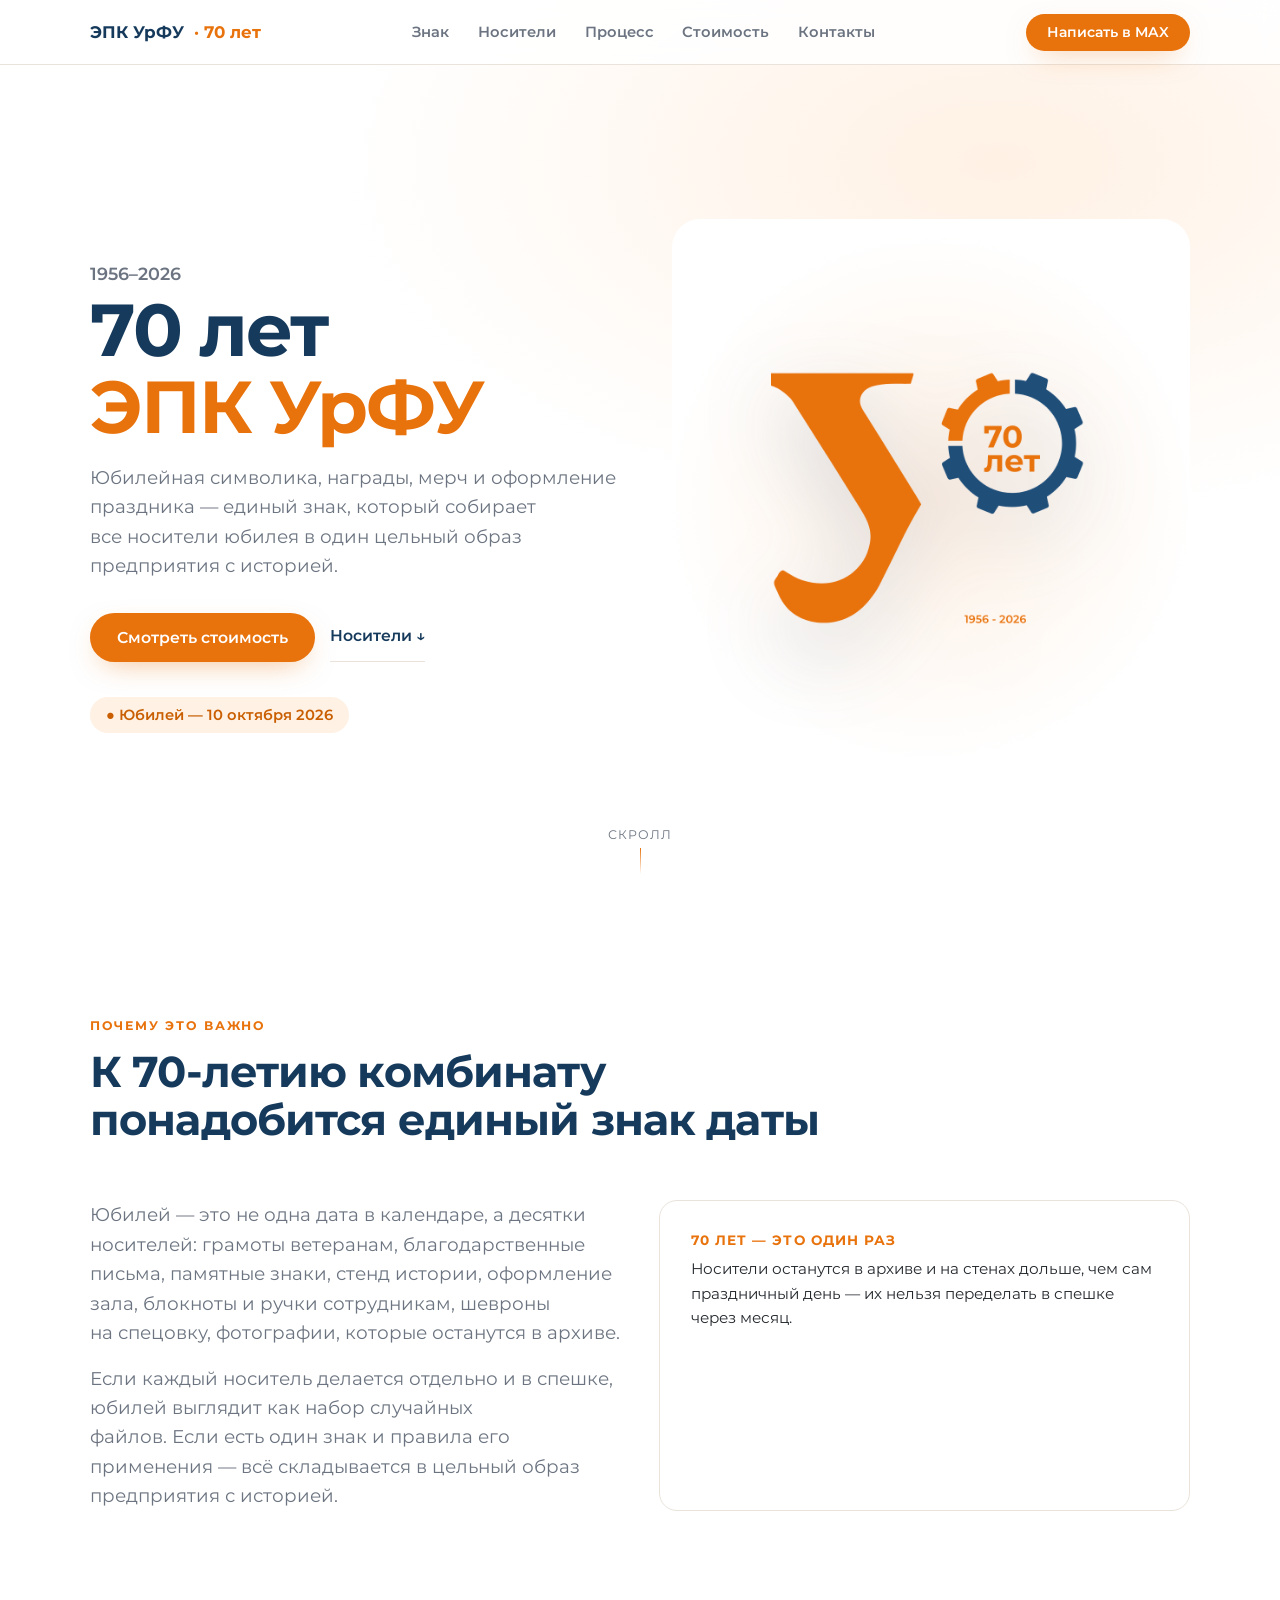
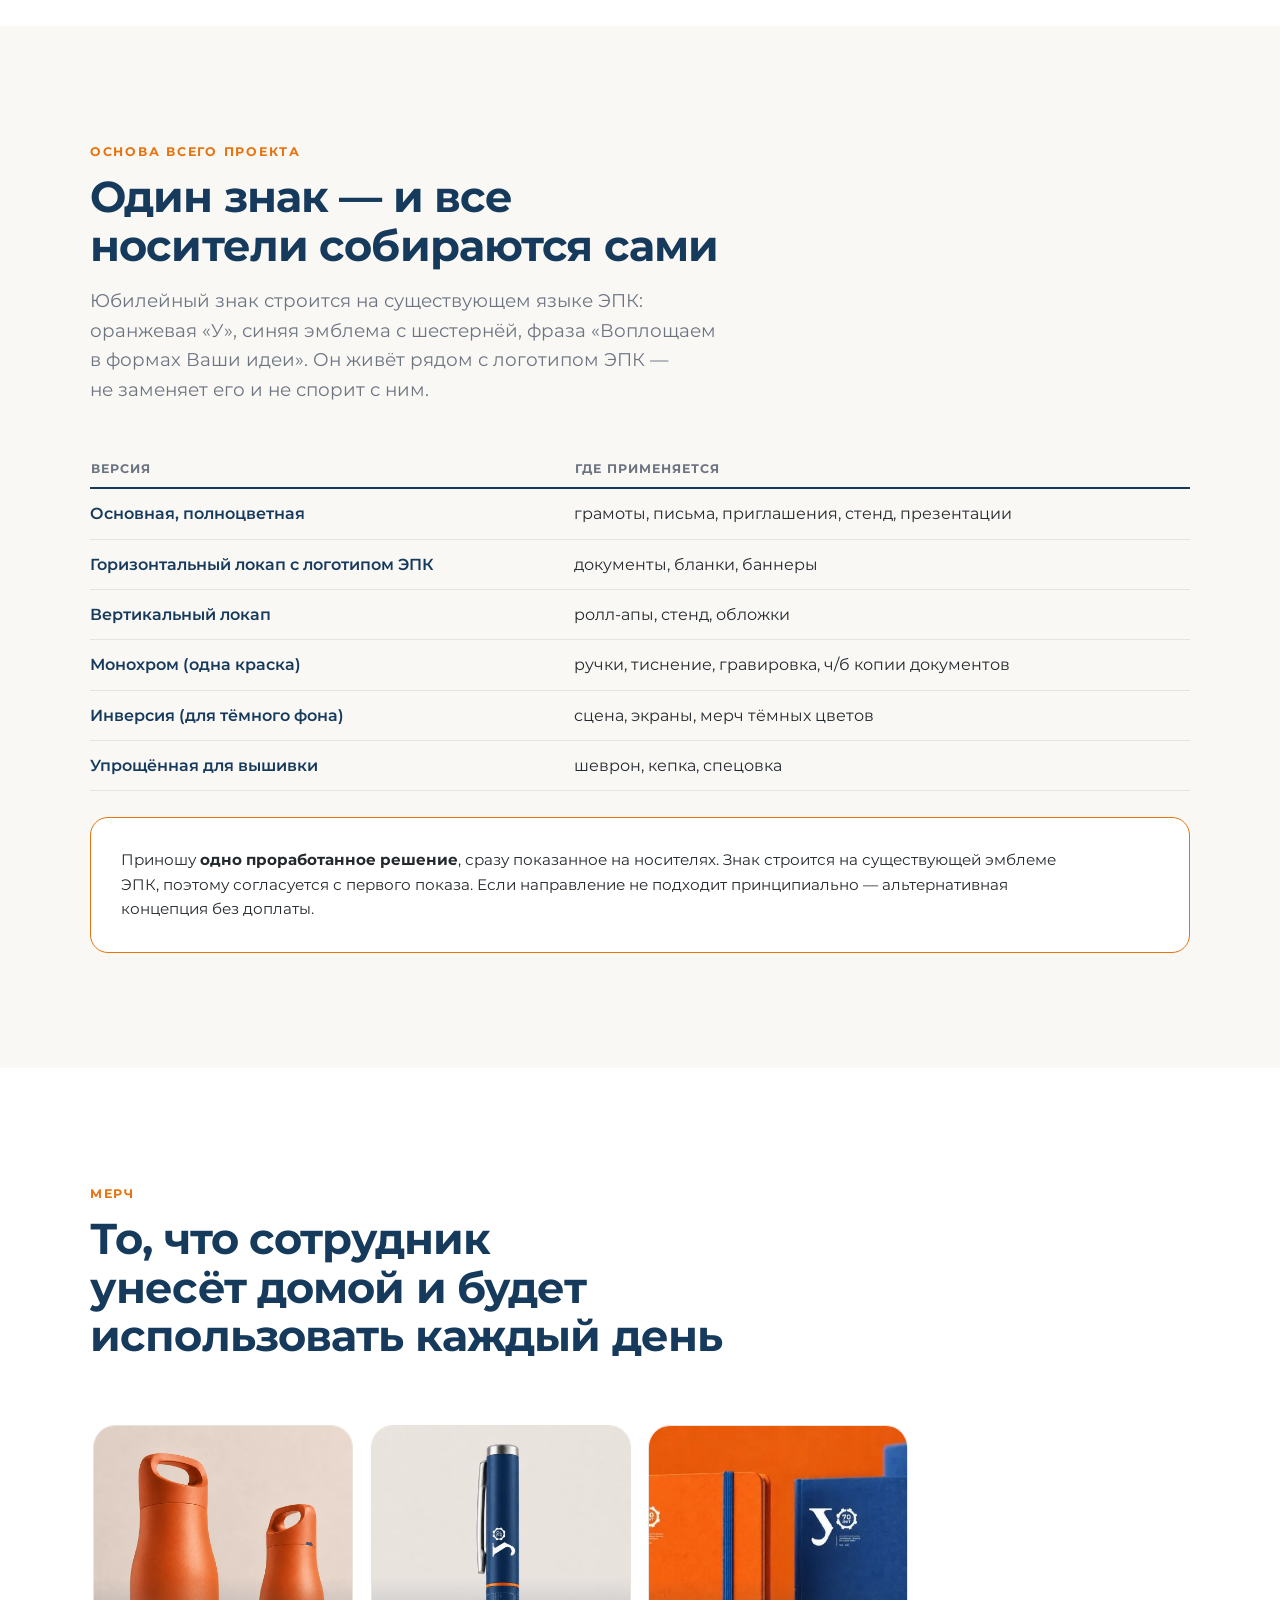
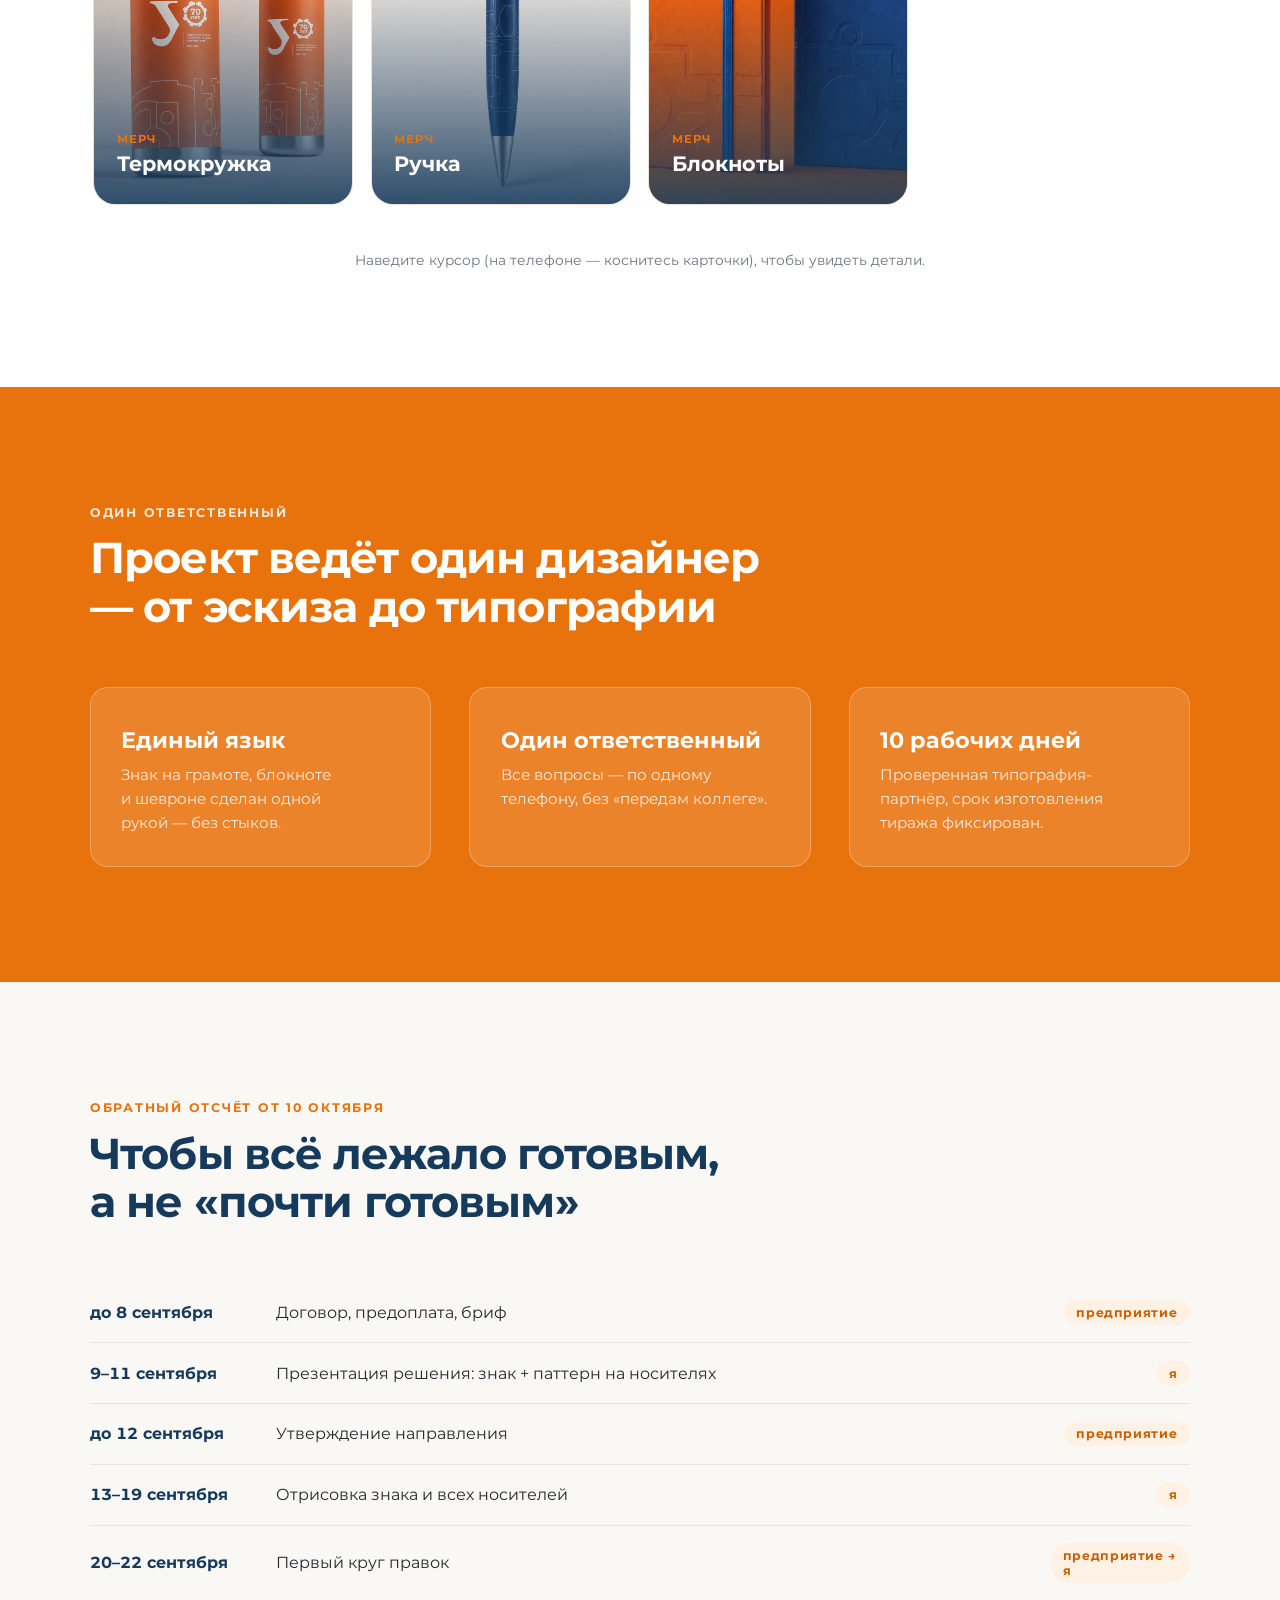
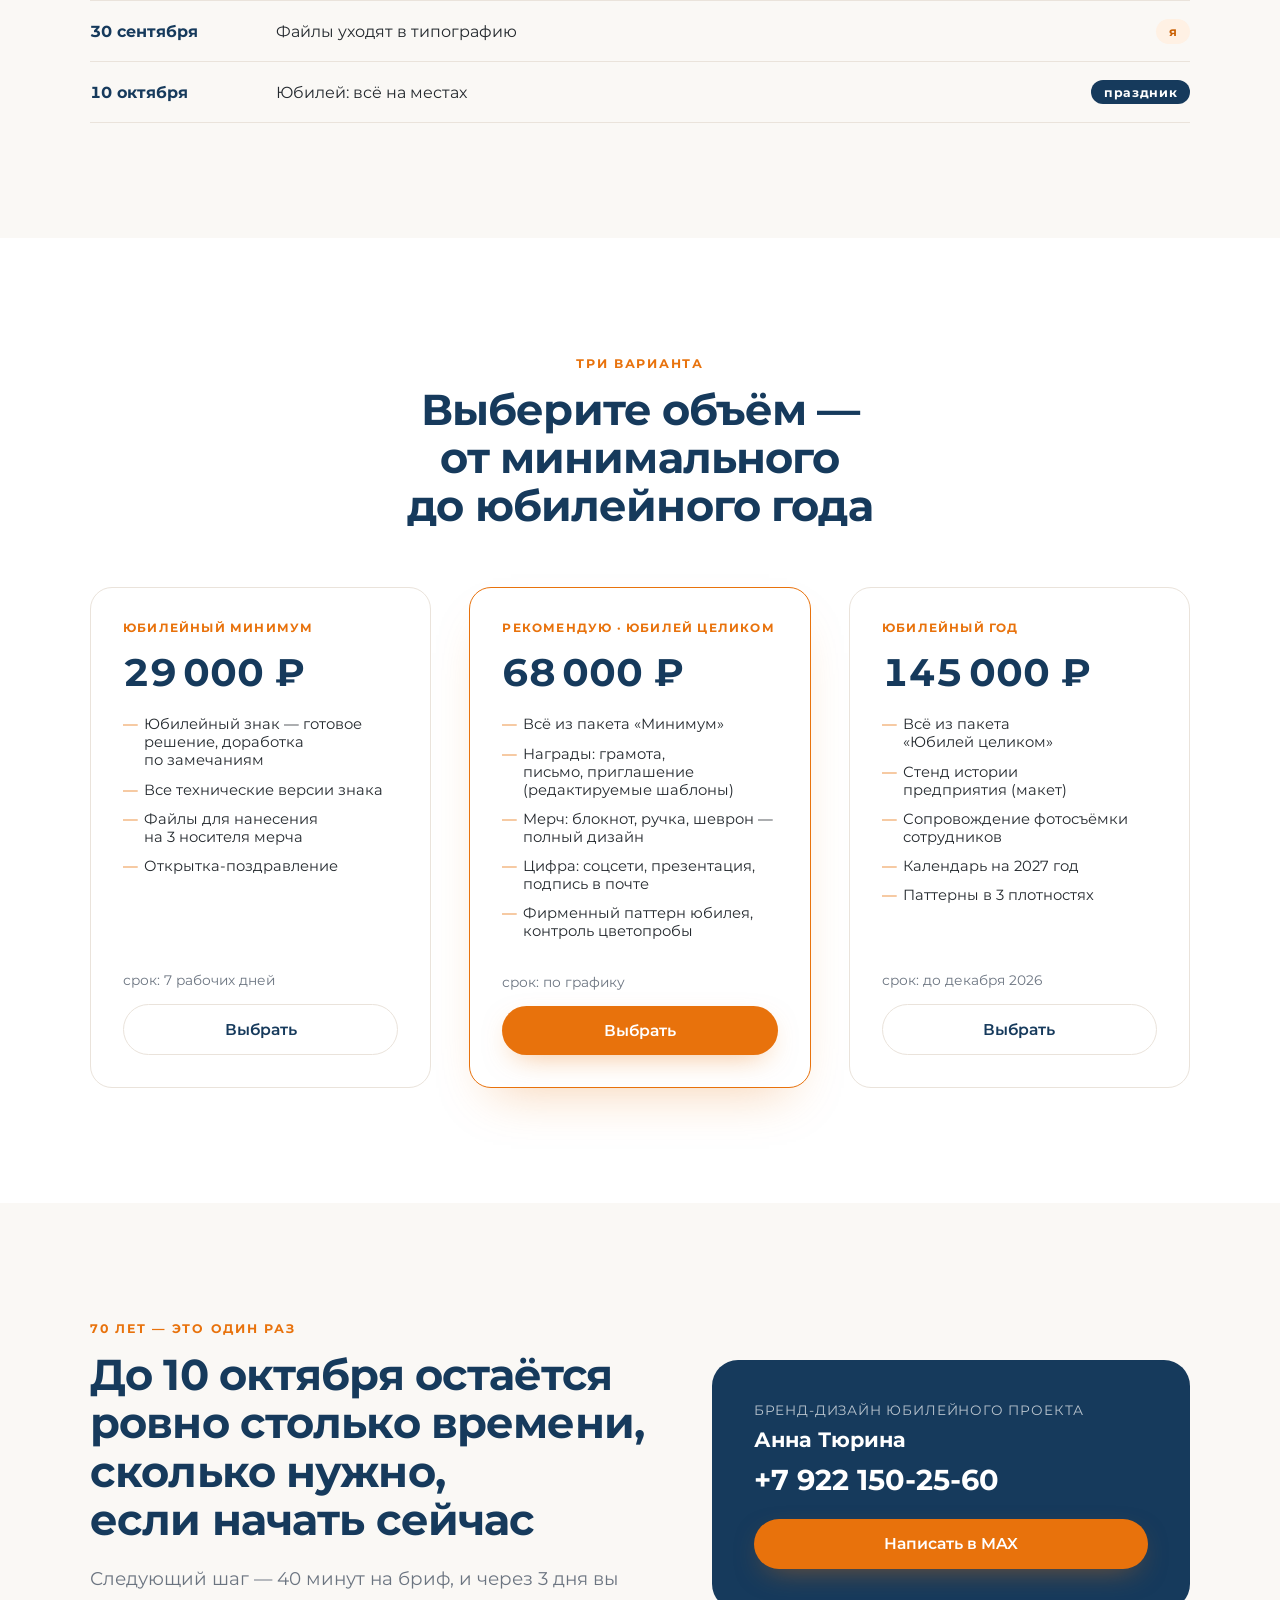
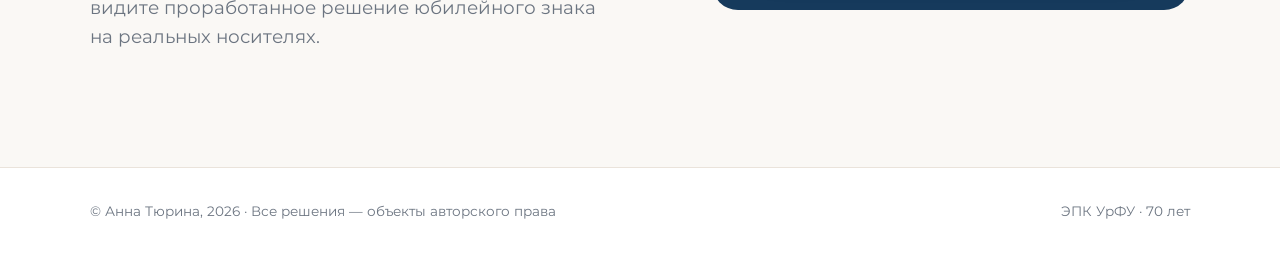
<file: index.html>
<!DOCTYPE html>
<html lang="ru">
<head>
<meta charset="UTF-8" />
<meta name="viewport" content="width=device-width, initial-scale=1, viewport-fit=cover" />
<title>ЭПК УрФУ · 70&nbsp;лет — юбилейная программа</title>
<meta name="description" content="Юбилейный знак, награды, мерч и оформление праздника к 70-летию ЭПК УрФУ. Анна Тюрина, бренд-дизайн." />
<link rel="stylesheet" href="css/style.css" />
</head>
<body>

<nav class="nav">
  <div class="wrap">
    <div class="nav-brand">ЭПК УрФУ <span class="dot">· 70&nbsp;лет</span></div>
    <div class="nav-links">
      <a href="#znak">Знак</a>
      <a href="#nositeli">Носители</a>
      <a href="#process">Процесс</a>
      <a href="#price">Стоимость</a>
      <a href="#contact">Контакты</a>
    </div>
    <a href="https://max.ru/u/f9LHodD0cOI6XiZFu1HBTBaWSc4KtAD8mlU4O1Az-nH47ZMOEysLEE8Tw0M" target="_blank" rel="noopener" class="btn btn-orange">Написать в&nbsp;MAX</a>
  </div>
</nav>

<!-- HERO -->
<header class="hero">
  <div class="wrap hero-grid">
    <div class="hero-copy">
      <div class="years">1956–2026</div>
      <h1>70&nbsp;лет <span class="accent">ЭПК УрФУ</span></h1>
      <p class="lede">Юбилейная символика, награды, мерч и&nbsp;оформление праздника&nbsp;— единый знак,
        который собирает все носители юбилея в&nbsp;один цельный образ предприятия с&nbsp;историей.</p>
      <div class="hero-actions">
        <a href="#price" class="btn btn-orange">Смотреть стоимость</a>
        <a href="#nositeli" class="btn-link">Носители ↓</a>
      </div>
      <div class="hero-date">● Юбилей&nbsp;— 10&nbsp;октября 2026</div>
    </div>
    <div class="hero-3d">
      <div class="hero-3d-fallback" style="display:flex"><img src="img/logo-epk-70.png" alt="Юбилейный знак ЭПК УрФУ · 70&nbsp;лет" /></div>
    </div>
  </div>
  <div class="scroll-hint"><span>скролл</span><span class="line"></span></div>
</header>

<!-- ПОЗИЦИОНИРОВАНИЕ -->
<section class="section">
  <div class="wrap">
    <div class="section-head reveal">
      <div class="eyebrow">Почему это важно</div>
      <h2>К&nbsp;70-летию комбинату понадобится единый знак даты</h2>
    </div>
    <div class="grid-2">
      <div class="reveal">
        <p class="lede" style="max-width:none">Юбилей&nbsp;— это&nbsp;не&nbsp;одна дата в&nbsp;календаре, а&nbsp;десятки носителей:
          грамоты ветеранам, благодарственные письма, памятные знаки, стенд истории, оформление зала,
          блокноты и&nbsp;ручки сотрудникам, шевроны на&nbsp;спецовку, фотографии, которые останутся в&nbsp;архиве.</p>
        <p class="lede" style="max-width:none;margin-top:1rem">Если каждый носитель делается отдельно и&nbsp;в&nbsp;спешке,
          юбилей выглядит как&nbsp;набор случайных файлов. Если есть один знак и&nbsp;правила его применения —
          всё складывается в&nbsp;цельный образ предприятия с&nbsp;историей.</p>
      </div>
      <div class="card reveal">
        <div class="num">70&nbsp;лет&nbsp;— это&nbsp;один раз</div>
        <p style="color:var(--ink);margin-top:0.6rem">Носители останутся в&nbsp;архиве и&nbsp;на&nbsp;стенах дольше,
          чем сам праздничный день&nbsp;— их нельзя переделать в&nbsp;спешке через месяц.</p>
      </div>
    </div>
  </div>
</section>

<!-- ЗНАК -->
<section id="znak" class="section alt">
  <div class="wrap">
    <div class="section-head reveal">
      <div class="eyebrow">Основа всего проекта</div>
      <h2>Один знак — и&nbsp;все носители собираются сами</h2>
      <p class="lede" style="margin-top:1rem">Юбилейный знак строится на&nbsp;существующем языке ЭПК: оранжевая «У»,
        синяя эмблема с&nbsp;шестернёй, фраза «Воплощаем в формах Ваши идеи». Он живёт рядом с&nbsp;логотипом ЭПК&nbsp;—
        не&nbsp;заменяет его и&nbsp;не&nbsp;спорит с&nbsp;ним.</p>
    </div>
    <table class="badge-table reveal">
      <thead><tr><th>Версия</th><th>Где применяется</th></tr></thead>
      <tbody>
        <tr><td>Основная, полноцветная</td><td>грамоты, письма, приглашения, стенд, презентации</td></tr>
        <tr><td>Горизонтальный локап с&nbsp;логотипом ЭПК</td><td>документы, бланки, баннеры</td></tr>
        <tr><td>Вертикальный локап</td><td>ролл-апы, стенд, обложки</td></tr>
        <tr><td>Монохром (одна краска)</td><td>ручки, тиснение, гравировка, ч/б копии документов</td></tr>
        <tr><td>Инверсия (для&nbsp;тёмного фона)</td><td>сцена, экраны, мерч тёмных цветов</td></tr>
        <tr><td>Упрощённая для&nbsp;вышивки</td><td>шеврон, кепка, спецовка</td></tr>
      </tbody>
    </table>
    <div class="card reveal" style="margin-top:1.6rem;border-color:var(--orange)">
      <p style="color:var(--ink)">Приношу <strong>одно проработанное решение</strong>, сразу показанное на&nbsp;носителях.
        Знак строится на&nbsp;существующей эмблеме ЭПК, поэтому согласуется с&nbsp;первого показа. Если направление
        не&nbsp;подходит принципиально&nbsp;— альтернативная концепция без&nbsp;доплаты.</p>
    </div>
  </div>
</section>

<!-- НОСИТЕЛИ -->
<section id="nositeli" class="section">
  <div class="wrap">
    <div class="section-head reveal">
      <div class="eyebrow">Мерч</div>
      <h2>То, что сотрудник унесёт домой и&nbsp;будет использовать каждый день</h2>
    </div>
  </div>
  <div class="wrap">
    <div class="carriers-rail reveal">
      <div class="carrier-card">
        <div class="cc-media"><img class="cc-img" src="img/nositeli/termos.webp" alt="Термокружка ЭПК УрФУ · 70&nbsp;лет" /></div>
        <div class="cc-face">
          <div class="cc-tag">Мерч</div>
          <h3>Термокружка</h3>
          <p>Знак и&nbsp;графичный контур производства на&nbsp;корпусе&nbsp;— берут в&nbsp;дорогу и&nbsp;в&nbsp;цех каждый день.</p>
        </div>
      </div>
      <div class="carrier-card">
        <div class="cc-media"><img class="cc-img" src="img/nositeli/ruchka.webp" alt="Ручка ЭПК УрФУ · 70&nbsp;лет" /></div>
        <div class="cc-face">
          <div class="cc-tag">Мерч</div>
          <h3>Ручка</h3>
          <p>Монохромная версия знака, читается на&nbsp;площади 40&nbsp;мм. Вариант под лазерную гравировку.</p>
        </div>
      </div>
      <div class="carrier-card">
        <div class="cc-media"><img class="cc-img" src="img/nositeli/bloknot.webp" alt="Блокноты ЭПК УрФУ · 70&nbsp;лет" /></div>
        <div class="cc-face">
          <div class="cc-tag">Мерч</div>
          <h3>Блокноты</h3>
          <p>Твёрдая обложка, знак на&nbsp;лице, первый разворот «70&nbsp;лет. 1956–2026».</p>
        </div>
      </div>
    </div>
    <p class="reveal" style="color:var(--ink-muted);font-size:0.86rem;text-align:center;margin-top:1.2rem">Наведите курсор
      (на&nbsp;телефоне&nbsp;— коснитесь карточки), чтобы увидеть детали.</p>
  </div>
</section>

<!-- ПРОЦЕСС -->
<section id="process" class="section orange">
  <div class="wrap">
    <div class="section-head reveal">
      <div class="eyebrow" style="color:rgba(255,255,255,0.85)">Один ответственный</div>
      <h2>Проект ведёт один дизайнер — от&nbsp;эскиза до&nbsp;типографии</h2>
    </div>
    <div class="grid-3 reveal-stagger">
      <div class="card" style="background:rgba(255,255,255,0.12);border-color:rgba(255,255,255,0.25)">
        <h3 style="color:#fff">Единый язык</h3>
        <p style="color:rgba(255,255,255,0.85)">Знак на&nbsp;грамоте, блокноте и&nbsp;шевроне сделан одной рукой&nbsp;— без&nbsp;стыков.</p>
      </div>
      <div class="card" style="background:rgba(255,255,255,0.12);border-color:rgba(255,255,255,0.25)">
        <h3 style="color:#fff">Один ответственный</h3>
        <p style="color:rgba(255,255,255,0.85)">Все вопросы&nbsp;— по&nbsp;одному телефону, без&nbsp;«передам коллеге».</p>
      </div>
      <div class="card" style="background:rgba(255,255,255,0.12);border-color:rgba(255,255,255,0.25)">
        <h3 style="color:#fff">10&nbsp;рабочих дней</h3>
        <p style="color:rgba(255,255,255,0.85)">Проверенная типография-партнёр, срок изготовления тиража фиксирован.</p>
      </div>
    </div>
  </div>
</section>

<!-- ГРАФИК -->
<section class="section alt">
  <div class="wrap">
    <div class="section-head reveal">
      <div class="eyebrow">Обратный отсчёт от&nbsp;10&nbsp;октября</div>
      <h2>Чтобы всё лежало готовым, а&nbsp;не&nbsp;«почти готовым»</h2>
    </div>
    <div class="timeline reveal">
      <div class="tl-row"><div class="tl-date">до&nbsp;8&nbsp;сентября</div><div>Договор, предоплата, бриф</div><div class="tl-who">предприятие</div></div>
      <div class="tl-row"><div class="tl-date">9–11 сентября</div><div>Презентация решения: знак + паттерн на&nbsp;носителях</div><div class="tl-who">я</div></div>
      <div class="tl-row"><div class="tl-date">до&nbsp;12&nbsp;сентября</div><div>Утверждение направления</div><div class="tl-who">предприятие</div></div>
      <div class="tl-row"><div class="tl-date">13–19 сентября</div><div>Отрисовка знака и&nbsp;всех носителей</div><div class="tl-who">я</div></div>
      <div class="tl-row"><div class="tl-date">20–22 сентября</div><div>Первый круг правок</div><div class="tl-who">предприятие → я</div></div>
      <div class="tl-row"><div class="tl-date">30&nbsp;сентября</div><div>Файлы уходят в&nbsp;типографию</div><div class="tl-who">я</div></div>
      <div class="tl-row tl-final"><div class="tl-date">10&nbsp;октября</div><div>Юбилей: всё на&nbsp;местах</div><div class="tl-who">праздник</div></div>
    </div>
  </div>
</section>

<!-- ЦЕНА -->
<section id="price" class="section">
  <div class="wrap">
    <div class="section-head center reveal" style="margin-left:auto;margin-right:auto">
      <div class="eyebrow">Три варианта</div>
      <h2>Выберите объём — от&nbsp;минимального до&nbsp;юбилейного года</h2>
    </div>
    <div class="pricing reveal-stagger">
      <div class="price-card">
        <div class="tag">Юбилейный минимум</div>
        <div class="amount">29&#8239;000&nbsp;₽</div>
        <ul>
          <li>Юбилейный знак&nbsp;— готовое решение, доработка по&nbsp;замечаниям</li>
          <li>Все технические версии знака</li>
          <li>Файлы для&nbsp;нанесения на&nbsp;3&nbsp;носителя мерча</li>
          <li>Открытка-поздравление</li>
        </ul>
        <div style="color:var(--ink-muted);font-size:0.86rem;margin-bottom:1rem">срок: 7&nbsp;рабочих дней</div>
        <a href="#contact" class="btn btn-outline" style="justify-content:center">Выбрать</a>
      </div>
      <div class="price-card rec">
        <div class="tag">Рекомендую · Юбилей целиком</div>
        <div class="amount">68&#8239;000&nbsp;₽</div>
        <ul>
          <li>Всё из&nbsp;пакета «Минимум»</li>
          <li>Награды: грамота, письмо, приглашение (редактируемые шаблоны)</li>
          <li>Мерч: блокнот, ручка, шеврон&nbsp;— полный дизайн</li>
          <li>Цифра: соцсети, презентация, подпись в&nbsp;почте</li>
          <li>Фирменный паттерн юбилея, контроль цветопробы</li>
        </ul>
        <div style="color:var(--ink-muted);font-size:0.86rem;margin-bottom:1rem">срок: по&nbsp;графику</div>
        <a href="#contact" class="btn btn-orange" style="justify-content:center">Выбрать</a>
      </div>
      <div class="price-card">
        <div class="tag">Юбилейный год</div>
        <div class="amount">145&#8239;000&nbsp;₽</div>
        <ul>
          <li>Всё из&nbsp;пакета «Юбилей целиком»</li>
          <li>Стенд истории предприятия (макет)</li>
          <li>Сопровождение фотосъёмки сотрудников</li>
          <li>Календарь на&nbsp;2027 год</li>
          <li>Паттерны в&nbsp;3&nbsp;плотностях</li>
        </ul>
        <div style="color:var(--ink-muted);font-size:0.86rem;margin-bottom:1rem">срок: до&nbsp;декабря 2026</div>
        <a href="#contact" class="btn btn-outline" style="justify-content:center">Выбрать</a>
      </div>
    </div>
  </div>
</section>

<!-- ФИНАЛ -->
<section id="contact" class="section alt">
  <div class="wrap closing">
    <div class="reveal">
      <div class="eyebrow">70&nbsp;лет&nbsp;— это&nbsp;один раз</div>
      <h2>До&nbsp;10&nbsp;октября остаётся ровно столько времени, сколько нужно, если начать сейчас</h2>
      <p class="lede" style="margin-top:1.2rem">Следующий шаг&nbsp;— 40&nbsp;минут на&nbsp;бриф, и&nbsp;через 3&nbsp;дня вы видите
        проработанное решение юбилейного знака на&nbsp;реальных носителях.</p>
    </div>
    <div class="closing-card reveal">
      <div style="opacity:0.7;font-size:0.85rem;letter-spacing:0.06em;text-transform:uppercase">Бренд-дизайн юбилейного проекта</div>
      <div style="font-weight:700;font-size:1.3rem;margin-top:0.6rem">Анна Тюрина</div>
      <div class="phone">+7 922 150-25-60</div>
      <a href="https://max.ru/u/f9LHodD0cOI6XiZFu1HBTBaWSc4KtAD8mlU4O1Az-nH47ZMOEysLEE8Tw0M" target="_blank" rel="noopener" class="btn btn-orange" style="width:100%;justify-content:center">Написать в&nbsp;MAX</a>
    </div>
  </div>
</section>

<footer>
  <div class="wrap">
    <span>© Анна Тюрина, 2026 · Все решения&nbsp;— объекты авторского права</span>
    <span>ЭПК УрФУ · 70&nbsp;лет</span>
  </div>
</footer>

<script src="js/main.js"></script>
</body>
</html>
</file>
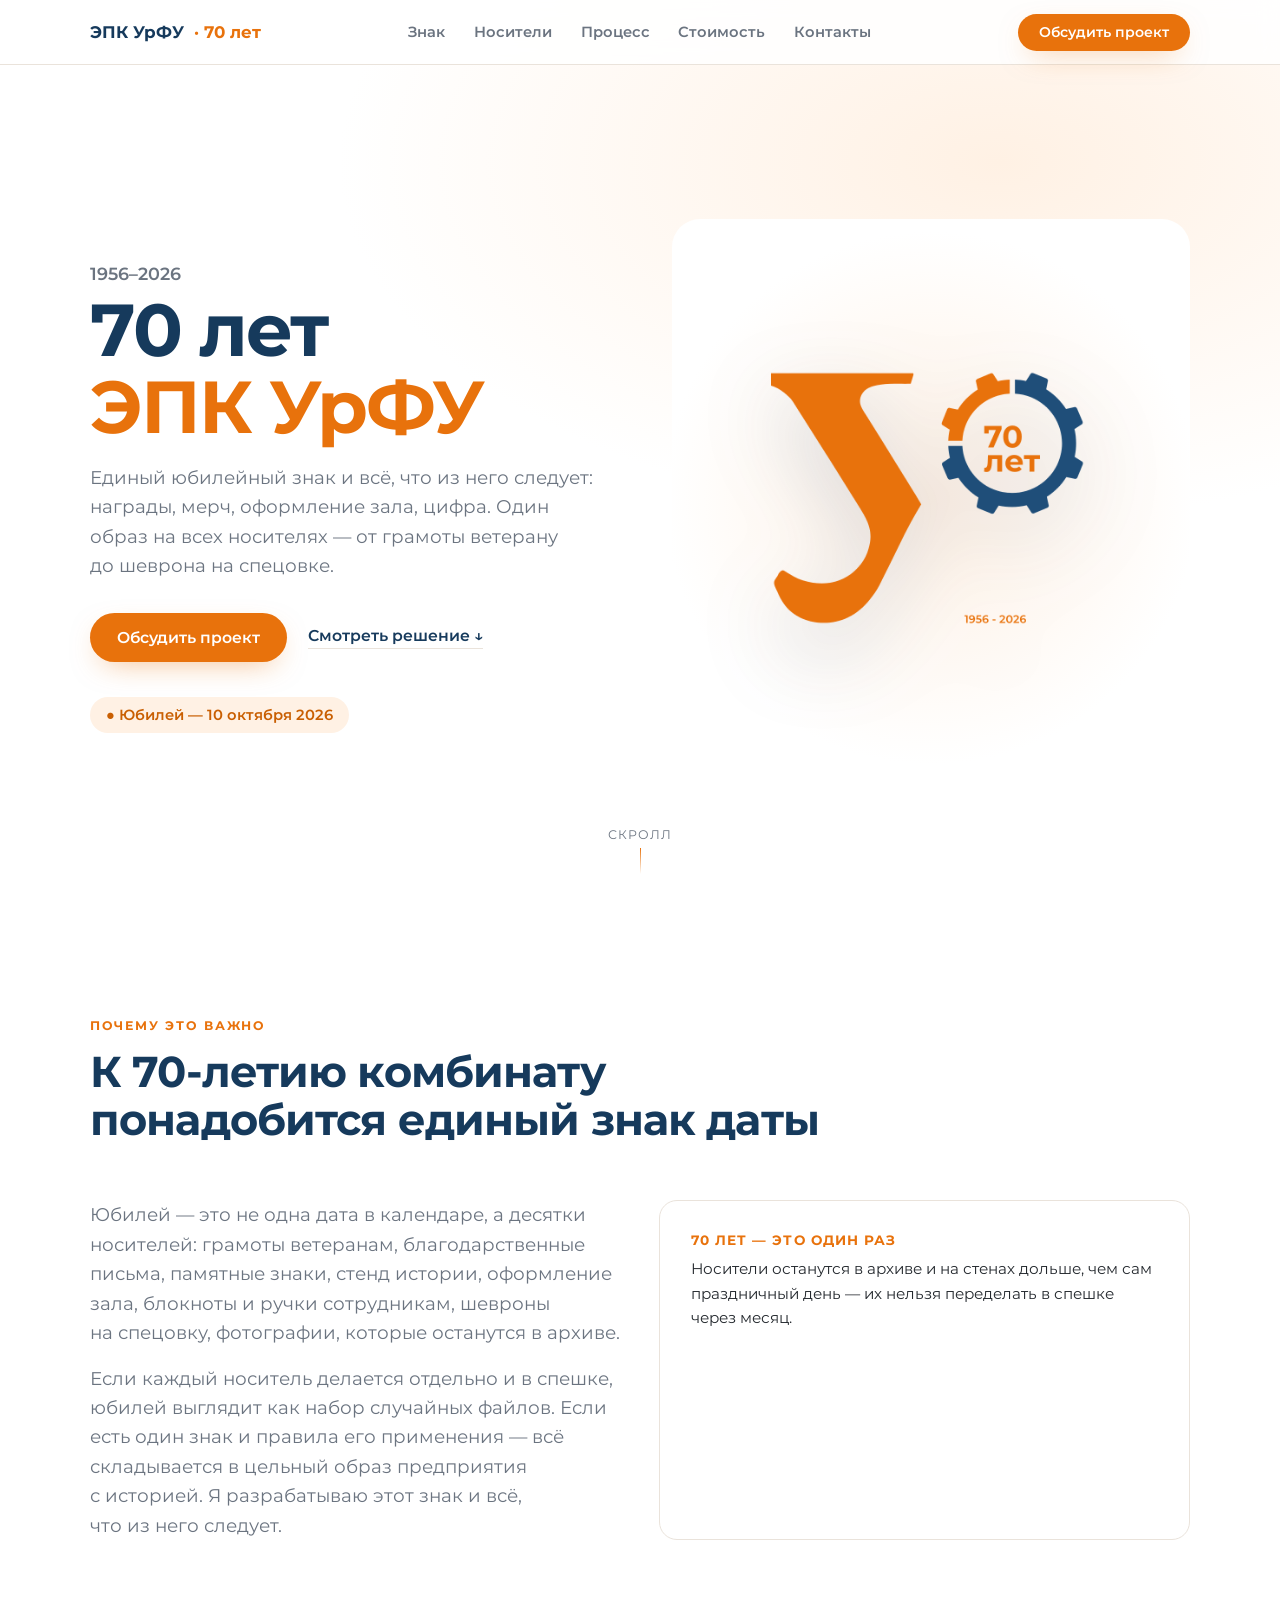
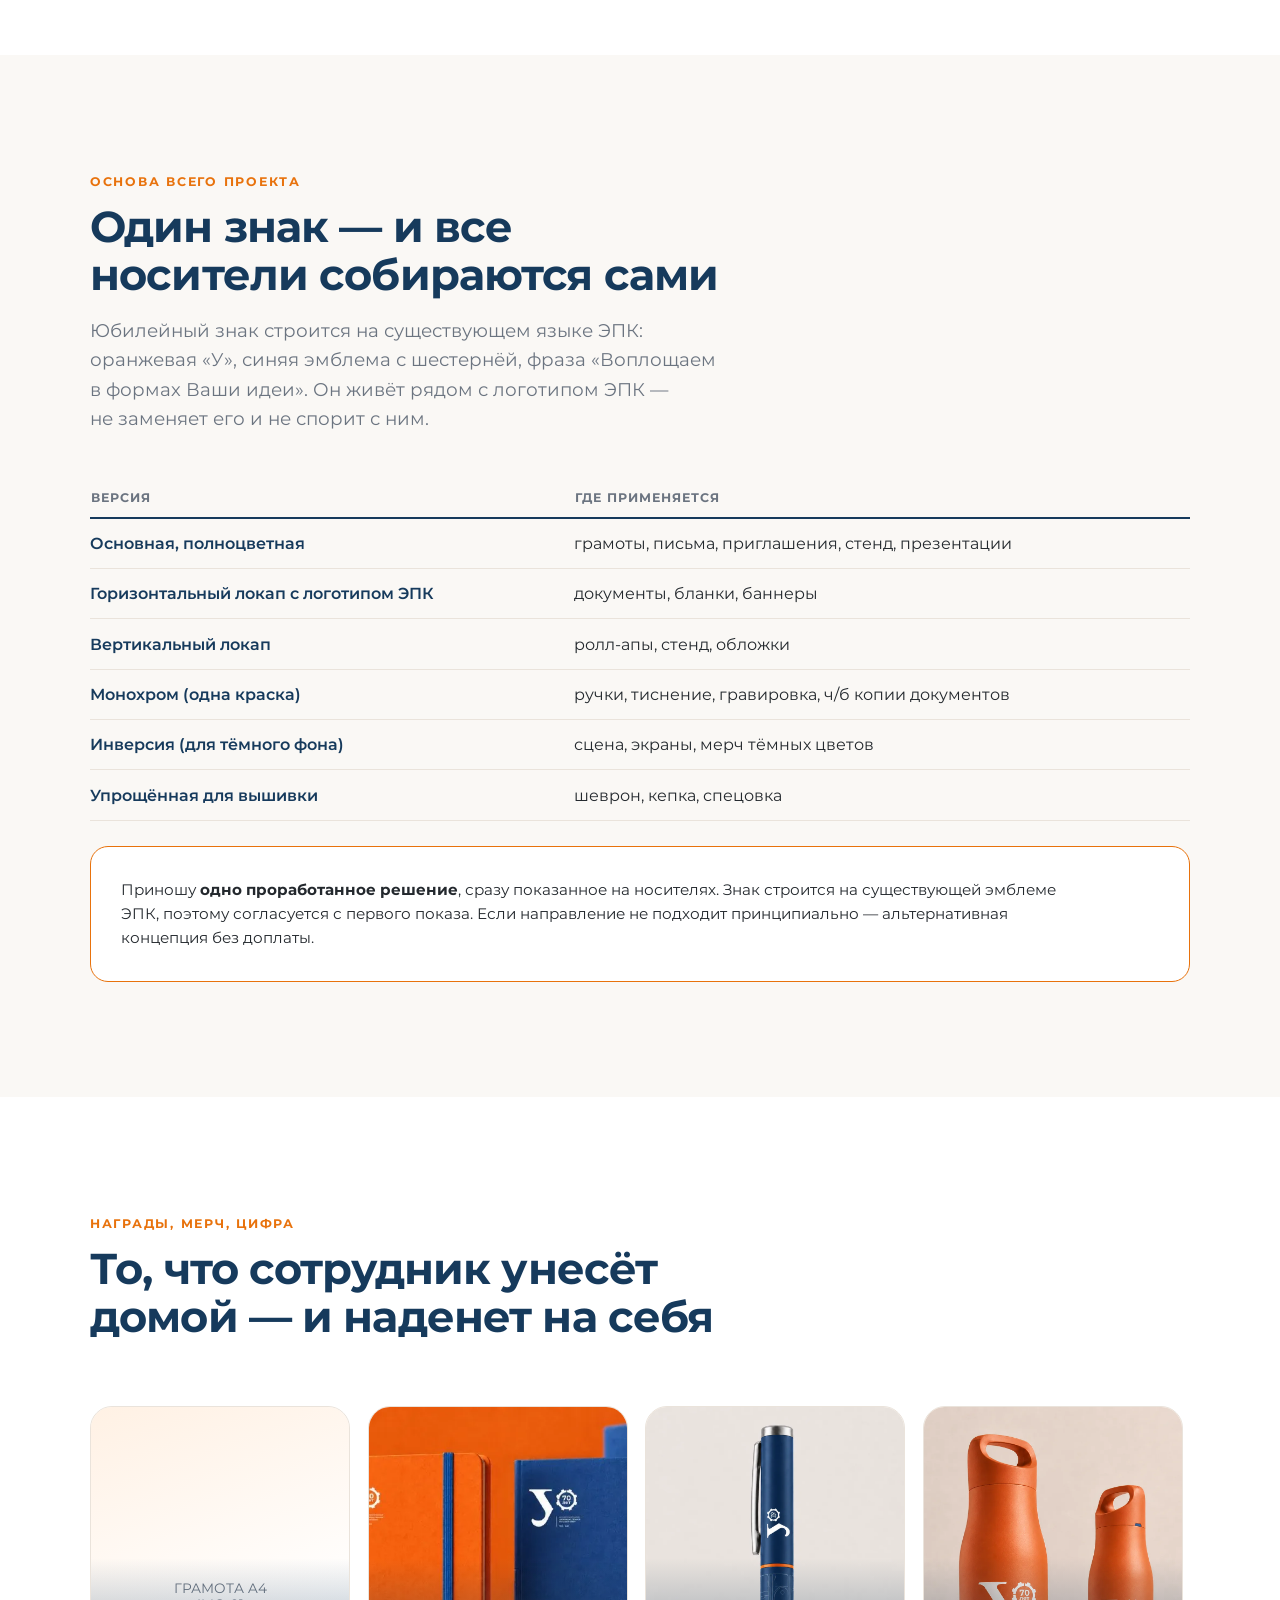
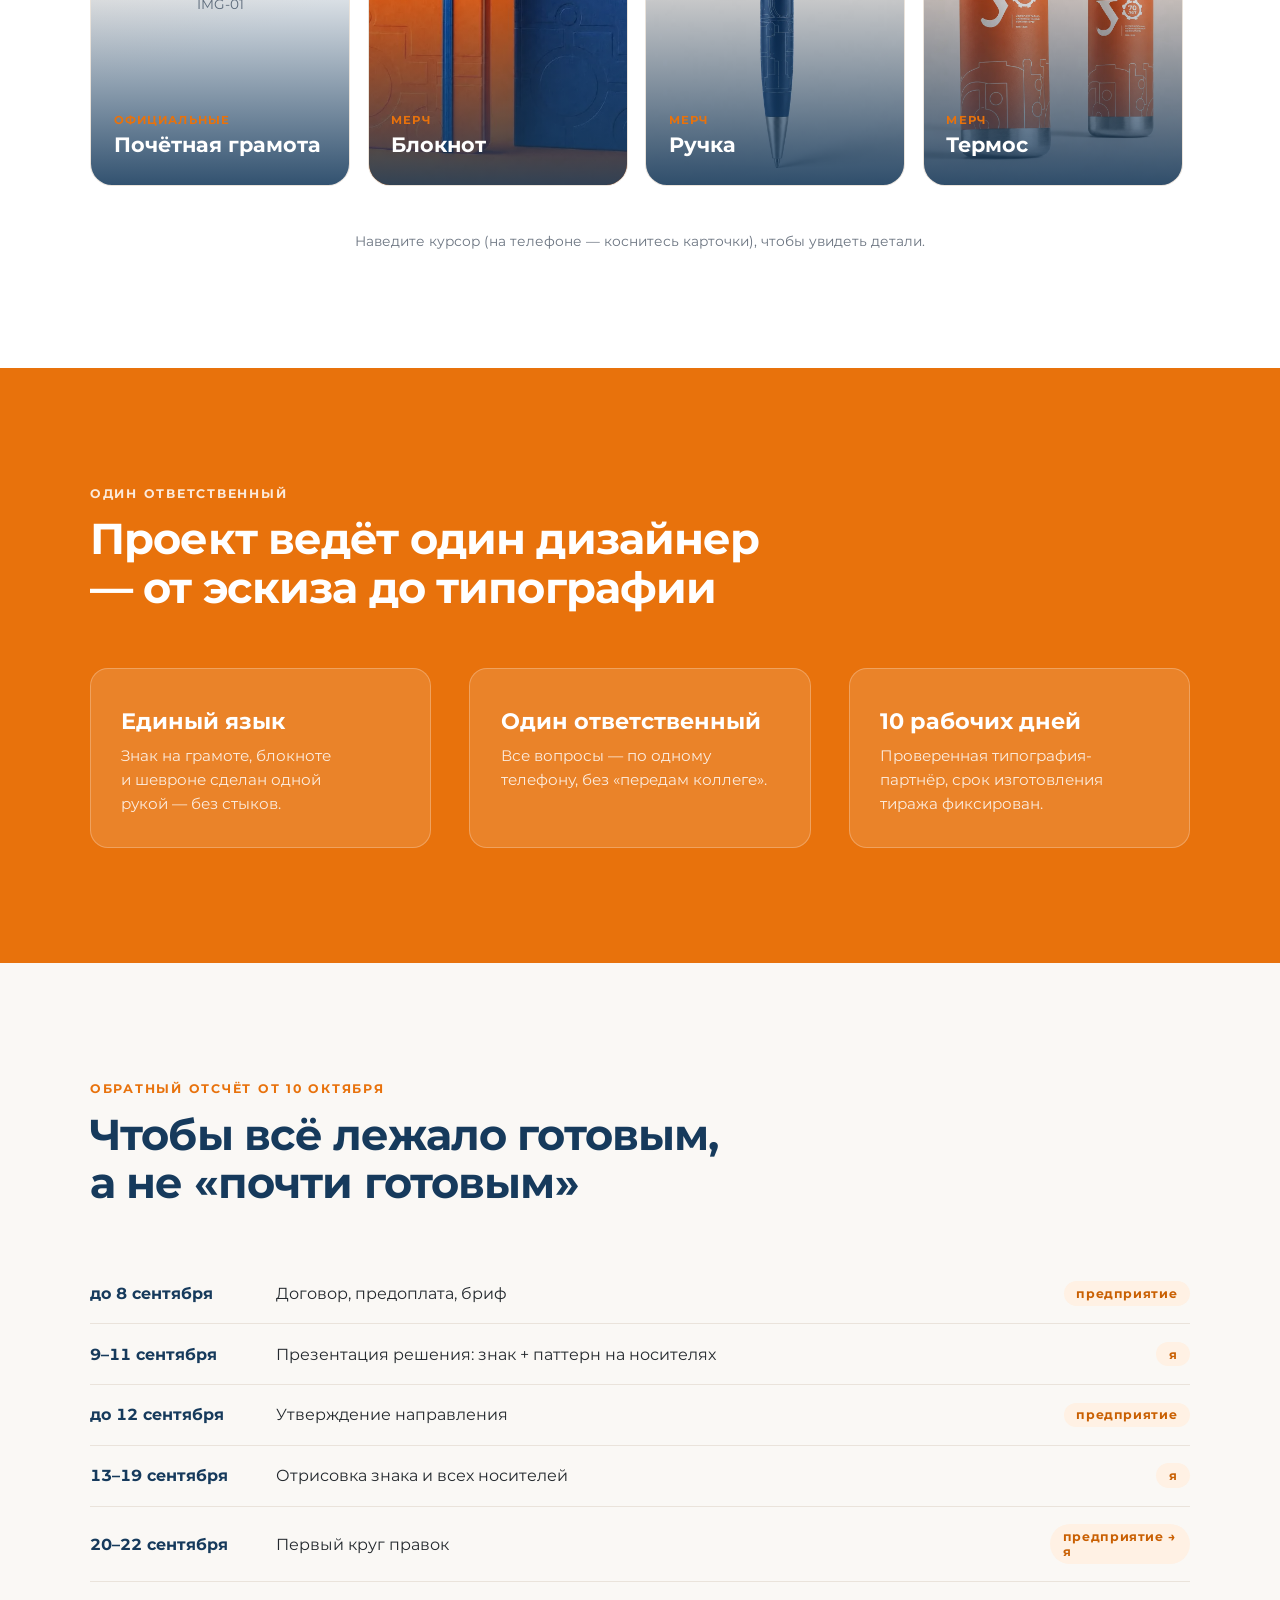
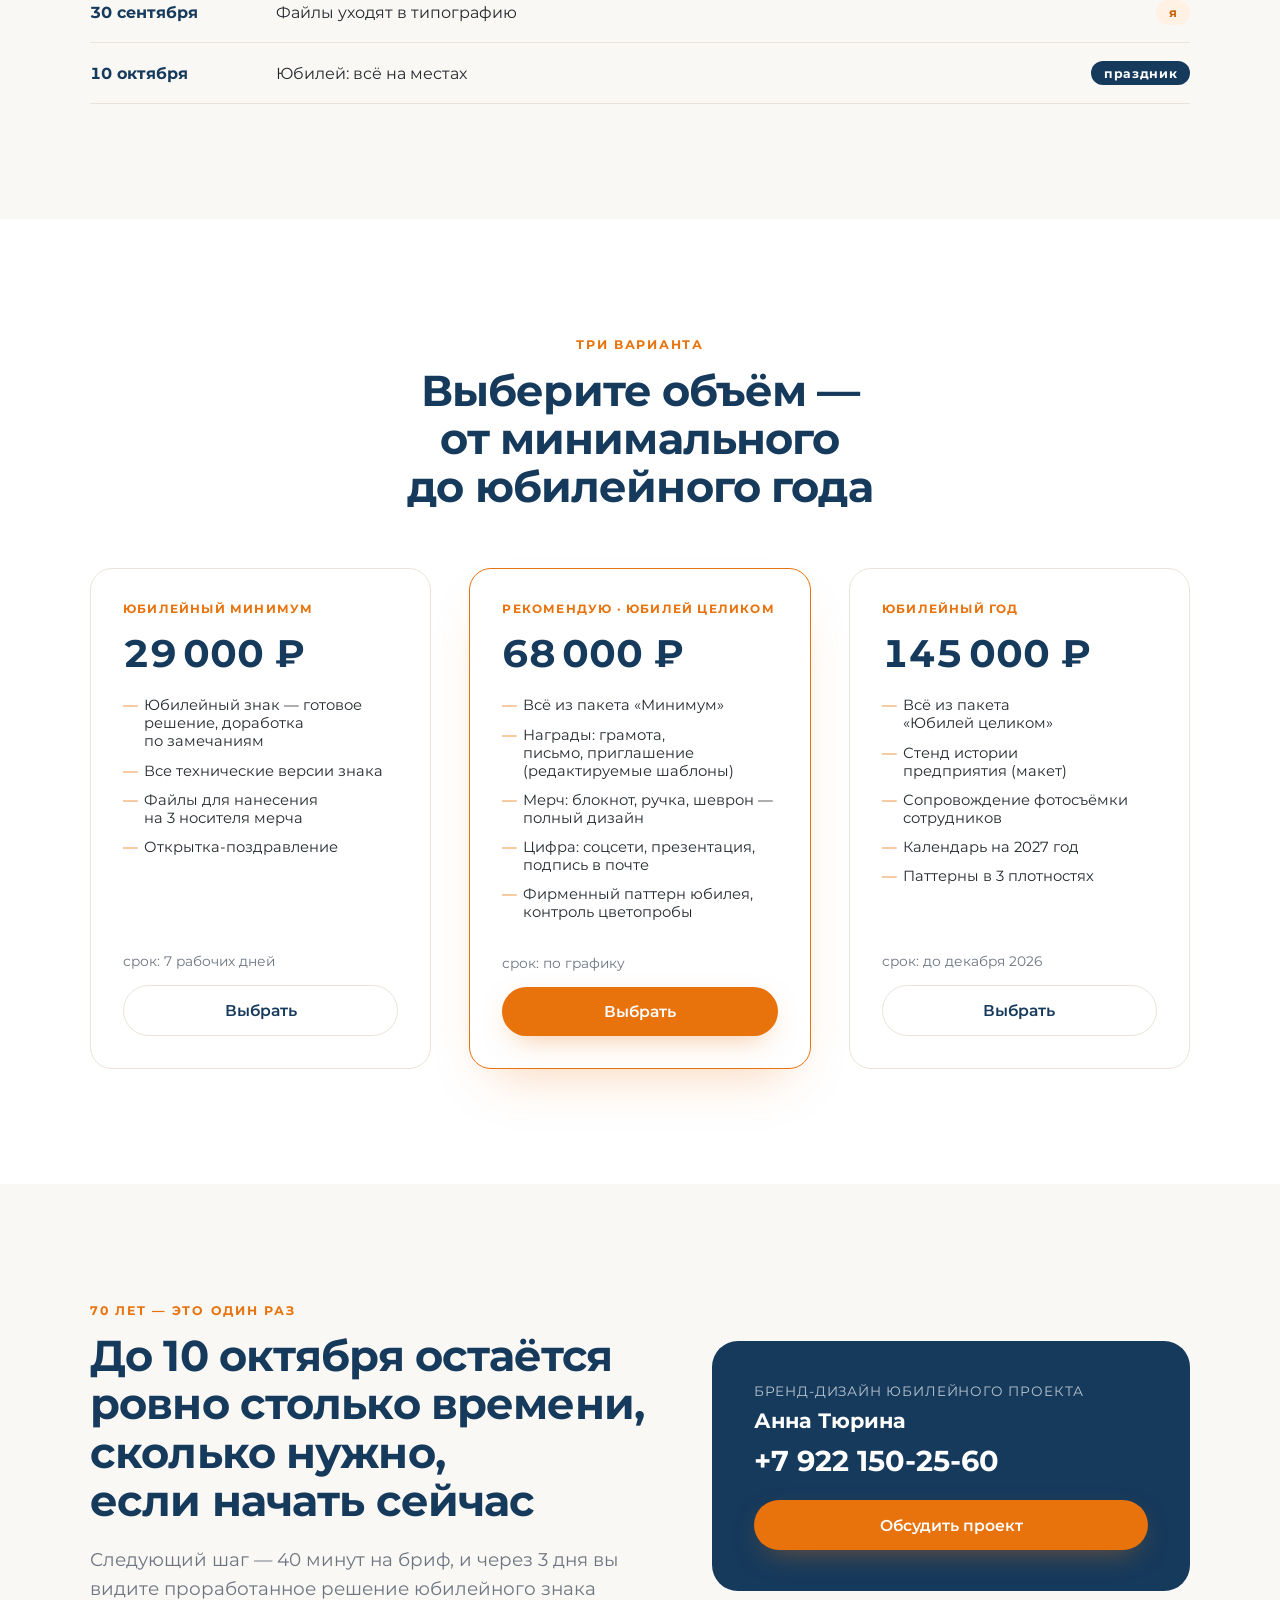
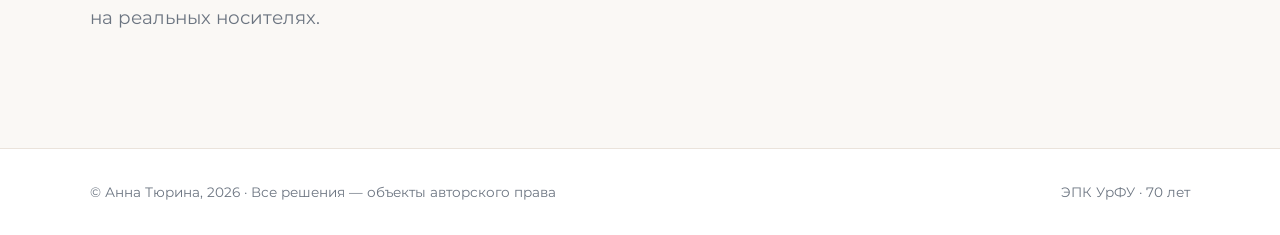
<file: v1/index.html>
<!DOCTYPE html>
<html lang="ru">
<head>
<meta charset="UTF-8" />
<meta name="viewport" content="width=device-width, initial-scale=1, viewport-fit=cover" />
<title>ЭПК УрФУ · 70&nbsp;лет — юбилейная программа</title>
<meta name="description" content="Юбилейный знак, награды, мерч и оформление праздника к 70-летию ЭПК УрФУ. Анна Тюрина, бренд-дизайн." />
<link rel="stylesheet" href="css/style.css" />
</head>
<body>

<nav class="nav">
  <div class="wrap">
    <div class="nav-brand">ЭПК УрФУ <span class="dot">· 70&nbsp;лет</span></div>
    <div class="nav-links">
      <a href="#znak">Знак</a>
      <a href="#nositeli">Носители</a>
      <a href="#process">Процесс</a>
      <a href="#price">Стоимость</a>
      <a href="#contact">Контакты</a>
    </div>
    <a href="#contact" class="btn btn-orange">Обсудить проект</a>
  </div>
</nav>

<!-- HERO -->
<header class="hero">
  <div class="wrap hero-grid">
    <div class="hero-copy">
      <div class="years">1956–2026</div>
      <h1>70&nbsp;лет <span class="accent">ЭПК УрФУ</span></h1>
      <p class="lede">Единый юбилейный знак и&nbsp;всё, что&nbsp;из&nbsp;него следует: награды, мерч, оформление зала,
        цифра. Один образ на&nbsp;всех носителях — от&nbsp;грамоты ветерану до&nbsp;шеврона на&nbsp;спецовке.</p>
      <div class="hero-actions">
        <a href="#contact" class="btn btn-orange">Обсудить проект</a>
        <a href="#znak" class="btn-link">Смотреть решение ↓</a>
      </div>
      <div class="hero-date">● Юбилей&nbsp;— 10&nbsp;октября 2026</div>
    </div>
    <div class="hero-3d">
      <div class="hero-3d-fallback" style="display:flex"><img src="img/logo-epk-70.png" alt="Юбилейный знак ЭПК УрФУ · 70&nbsp;лет" /></div>
    </div>
  </div>
  <div class="scroll-hint"><span>скролл</span><span class="line"></span></div>
</header>

<!-- ПОЗИЦИОНИРОВАНИЕ -->
<section class="section">
  <div class="wrap">
    <div class="section-head reveal">
      <div class="eyebrow">Почему это важно</div>
      <h2>К&nbsp;70-летию комбинату понадобится единый знак даты</h2>
    </div>
    <div class="grid-2">
      <div class="reveal">
        <p class="lede" style="max-width:none">Юбилей&nbsp;— это&nbsp;не&nbsp;одна дата в&nbsp;календаре, а&nbsp;десятки носителей:
          грамоты ветеранам, благодарственные письма, памятные знаки, стенд истории, оформление зала,
          блокноты и&nbsp;ручки сотрудникам, шевроны на&nbsp;спецовку, фотографии, которые останутся в&nbsp;архиве.</p>
        <p class="lede" style="max-width:none;margin-top:1rem">Если каждый носитель делается отдельно и&nbsp;в&nbsp;спешке,
          юбилей выглядит как&nbsp;набор случайных файлов. Если есть один знак и&nbsp;правила его применения —
          всё складывается в&nbsp;цельный образ предприятия с&nbsp;историей. Я разрабатываю этот знак и&nbsp;всё,
          что&nbsp;из&nbsp;него следует.</p>
      </div>
      <div class="card reveal">
        <div class="num">70&nbsp;лет&nbsp;— это&nbsp;один раз</div>
        <p style="color:var(--ink);margin-top:0.6rem">Носители останутся в&nbsp;архиве и&nbsp;на&nbsp;стенах дольше,
          чем сам праздничный день&nbsp;— их нельзя переделать в&nbsp;спешке через месяц.</p>
      </div>
    </div>
  </div>
</section>

<!-- ЗНАК -->
<section id="znak" class="section alt">
  <div class="wrap">
    <div class="section-head reveal">
      <div class="eyebrow">Основа всего проекта</div>
      <h2>Один знак — и&nbsp;все носители собираются сами</h2>
      <p class="lede" style="margin-top:1rem">Юбилейный знак строится на&nbsp;существующем языке ЭПК: оранжевая «У»,
        синяя эмблема с&nbsp;шестернёй, фраза «Воплощаем в формах Ваши идеи». Он живёт рядом с&nbsp;логотипом ЭПК&nbsp;—
        не&nbsp;заменяет его и&nbsp;не&nbsp;спорит с&nbsp;ним.</p>
    </div>
    <table class="badge-table reveal">
      <thead><tr><th>Версия</th><th>Где применяется</th></tr></thead>
      <tbody>
        <tr><td>Основная, полноцветная</td><td>грамоты, письма, приглашения, стенд, презентации</td></tr>
        <tr><td>Горизонтальный локап с&nbsp;логотипом ЭПК</td><td>документы, бланки, баннеры</td></tr>
        <tr><td>Вертикальный локап</td><td>ролл-апы, стенд, обложки</td></tr>
        <tr><td>Монохром (одна краска)</td><td>ручки, тиснение, гравировка, ч/б копии документов</td></tr>
        <tr><td>Инверсия (для&nbsp;тёмного фона)</td><td>сцена, экраны, мерч тёмных цветов</td></tr>
        <tr><td>Упрощённая для&nbsp;вышивки</td><td>шеврон, кепка, спецовка</td></tr>
      </tbody>
    </table>
    <div class="card reveal" style="margin-top:1.6rem;border-color:var(--orange)">
      <p style="color:var(--ink)">Приношу <strong>одно проработанное решение</strong>, сразу показанное на&nbsp;носителях.
        Знак строится на&nbsp;существующей эмблеме ЭПК, поэтому согласуется с&nbsp;первого показа. Если направление
        не&nbsp;подходит принципиально&nbsp;— альтернативная концепция без&nbsp;доплаты.</p>
    </div>
  </div>
</section>

<!-- НОСИТЕЛИ -->
<section id="nositeli" class="section">
  <div class="wrap">
    <div class="section-head reveal">
      <div class="eyebrow">Награды, мерч, цифра</div>
      <h2>То, что сотрудник унесёт домой — и&nbsp;наденет на&nbsp;себя</h2>
    </div>
  </div>
  <div class="wrap">
    <div class="carriers-rail reveal">
      <div class="carrier-card">
        <div class="cc-media">ГРАМОТА A4<br>IMG-01</div>
        <div class="cc-face">
          <div class="cc-tag">Официальные</div>
          <h3>Почётная грамота</h3>
          <p>Место под ФИО, должность, подпись и&nbsp;печать. Редактируемый шаблон для&nbsp;отдела кадров.</p>
        </div>
      </div>
      <div class="carrier-card">
        <div class="cc-media"><img class="cc-img" src="img/nositeli/bloknot.webp" alt="Блокнот ЭПК УрФУ · 70&nbsp;лет" /></div>
        <div class="cc-face">
          <div class="cc-tag">Мерч</div>
          <h3>Блокнот</h3>
          <p>Твёрдая обложка, знак на&nbsp;лице, первый разворот «70&nbsp;лет. 1956–2026».</p>
        </div>
      </div>
      <div class="carrier-card">
        <div class="cc-media"><img class="cc-img" src="img/nositeli/ruchka.webp" alt="Ручка ЭПК УрФУ · 70&nbsp;лет" /></div>
        <div class="cc-face">
          <div class="cc-tag">Мерч</div>
          <h3>Ручка</h3>
          <p>Монохромная версия знака, читается на&nbsp;площади 40&nbsp;мм. Вариант под лазерную гравировку.</p>
        </div>
      </div>
      <div class="carrier-card">
        <div class="cc-media"><img class="cc-img" src="img/nositeli/termos.webp" alt="Термос ЭПК УрФУ · 70&nbsp;лет" /></div>
        <div class="cc-face">
          <div class="cc-tag">Мерч</div>
          <h3>Термос</h3>
          <p>Знак и&nbsp;графичный контур производства на&nbsp;корпусе&nbsp;— берут в&nbsp;дорогу и&nbsp;в&nbsp;цех каждый день.</p>
        </div>
      </div>
      <div class="carrier-card">
        <div class="cc-media"><img class="cc-img" src="img/nositeli/ezhednevnik.webp" alt="Ежедневник «70&nbsp;лет точной работы»" /></div>
        <div class="cc-face">
          <div class="cc-tag">Официальные</div>
          <h3>Ежедневник «70&nbsp;лет точной работы»</h3>
          <p>Премиальный формат для&nbsp;руководителей и&nbsp;партнёров.</p>
        </div>
      </div>
      <div class="carrier-card">
        <div class="cc-media"><img class="cc-img" src="img/nositeli/kruzhka-fleshka.webp" alt="Кружка и флешка ЭПК УрФУ" /></div>
        <div class="cc-face">
          <div class="cc-tag">Мерч</div>
          <h3>Кружка и флешка</h3>
          <p>Повседневные предметы на&nbsp;рабочем столе&nbsp;— знак читается даже в&nbsp;самом маленьком формате.</p>
        </div>
      </div>
      <div class="carrier-card">
        <div class="cc-media">ШЕВРОН<br>IMG-04</div>
        <div class="cc-face">
          <div class="cc-tag">Мерч</div>
          <h3>Шеврон</h3>
          <p>Носят на&nbsp;плече каждую смену&nbsp;— самый сильный носитель юбилея. 3&nbsp;цвета вышивки.</p>
        </div>
      </div>
      <div class="carrier-card">
        <div class="cc-media">СОЦСЕТИ<br>IMG-05</div>
        <div class="cc-face">
          <div class="cc-tag">Цифра</div>
          <h3>Digital-пакет</h3>
          <p>Обложки соцсетей, открытка-поздравление, шаблон презентации, подпись в&nbsp;почте.</p>
        </div>
      </div>
    </div>
    <p class="reveal" style="color:var(--ink-muted);font-size:0.86rem;text-align:center;margin-top:1.2rem">Наведите курсор
      (на&nbsp;телефоне&nbsp;— коснитесь карточки), чтобы увидеть детали.</p>
  </div>
</section>

<!-- ПРОЦЕСС -->
<section id="process" class="section orange">
  <div class="wrap">
    <div class="section-head reveal">
      <div class="eyebrow" style="color:rgba(255,255,255,0.85)">Один ответственный</div>
      <h2>Проект ведёт один дизайнер — от&nbsp;эскиза до&nbsp;типографии</h2>
    </div>
    <div class="grid-3 reveal-stagger">
      <div class="card" style="background:rgba(255,255,255,0.12);border-color:rgba(255,255,255,0.25)">
        <h3 style="color:#fff">Единый язык</h3>
        <p style="color:rgba(255,255,255,0.85)">Знак на&nbsp;грамоте, блокноте и&nbsp;шевроне сделан одной рукой&nbsp;— без&nbsp;стыков.</p>
      </div>
      <div class="card" style="background:rgba(255,255,255,0.12);border-color:rgba(255,255,255,0.25)">
        <h3 style="color:#fff">Один ответственный</h3>
        <p style="color:rgba(255,255,255,0.85)">Все вопросы&nbsp;— по&nbsp;одному телефону, без&nbsp;«передам коллеге».</p>
      </div>
      <div class="card" style="background:rgba(255,255,255,0.12);border-color:rgba(255,255,255,0.25)">
        <h3 style="color:#fff">10&nbsp;рабочих дней</h3>
        <p style="color:rgba(255,255,255,0.85)">Проверенная типография-партнёр, срок изготовления тиража фиксирован.</p>
      </div>
    </div>
  </div>
</section>

<!-- ГРАФИК -->
<section class="section alt">
  <div class="wrap">
    <div class="section-head reveal">
      <div class="eyebrow">Обратный отсчёт от&nbsp;10&nbsp;октября</div>
      <h2>Чтобы всё лежало готовым, а&nbsp;не&nbsp;«почти готовым»</h2>
    </div>
    <div class="timeline reveal">
      <div class="tl-row"><div class="tl-date">до&nbsp;8&nbsp;сентября</div><div>Договор, предоплата, бриф</div><div class="tl-who">предприятие</div></div>
      <div class="tl-row"><div class="tl-date">9–11 сентября</div><div>Презентация решения: знак + паттерн на&nbsp;носителях</div><div class="tl-who">я</div></div>
      <div class="tl-row"><div class="tl-date">до&nbsp;12&nbsp;сентября</div><div>Утверждение направления</div><div class="tl-who">предприятие</div></div>
      <div class="tl-row"><div class="tl-date">13–19 сентября</div><div>Отрисовка знака и&nbsp;всех носителей</div><div class="tl-who">я</div></div>
      <div class="tl-row"><div class="tl-date">20–22 сентября</div><div>Первый круг правок</div><div class="tl-who">предприятие → я</div></div>
      <div class="tl-row"><div class="tl-date">30&nbsp;сентября</div><div>Файлы уходят в&nbsp;типографию</div><div class="tl-who">я</div></div>
      <div class="tl-row tl-final"><div class="tl-date">10&nbsp;октября</div><div>Юбилей: всё на&nbsp;местах</div><div class="tl-who">праздник</div></div>
    </div>
  </div>
</section>

<!-- ЦЕНА -->
<section id="price" class="section">
  <div class="wrap">
    <div class="section-head center reveal" style="margin-left:auto;margin-right:auto">
      <div class="eyebrow">Три варианта</div>
      <h2>Выберите объём — от&nbsp;минимального до&nbsp;юбилейного года</h2>
    </div>
    <div class="pricing reveal-stagger">
      <div class="price-card">
        <div class="tag">Юбилейный минимум</div>
        <div class="amount">29&#8239;000&nbsp;₽</div>
        <ul>
          <li>Юбилейный знак&nbsp;— готовое решение, доработка по&nbsp;замечаниям</li>
          <li>Все технические версии знака</li>
          <li>Файлы для&nbsp;нанесения на&nbsp;3&nbsp;носителя мерча</li>
          <li>Открытка-поздравление</li>
        </ul>
        <div style="color:var(--ink-muted);font-size:0.86rem;margin-bottom:1rem">срок: 7&nbsp;рабочих дней</div>
        <a href="#contact" class="btn btn-outline" style="justify-content:center">Выбрать</a>
      </div>
      <div class="price-card rec">
        <div class="tag">Рекомендую · Юбилей целиком</div>
        <div class="amount">68&#8239;000&nbsp;₽</div>
        <ul>
          <li>Всё из&nbsp;пакета «Минимум»</li>
          <li>Награды: грамота, письмо, приглашение (редактируемые шаблоны)</li>
          <li>Мерч: блокнот, ручка, шеврон&nbsp;— полный дизайн</li>
          <li>Цифра: соцсети, презентация, подпись в&nbsp;почте</li>
          <li>Фирменный паттерн юбилея, контроль цветопробы</li>
        </ul>
        <div style="color:var(--ink-muted);font-size:0.86rem;margin-bottom:1rem">срок: по&nbsp;графику</div>
        <a href="#contact" class="btn btn-orange" style="justify-content:center">Выбрать</a>
      </div>
      <div class="price-card">
        <div class="tag">Юбилейный год</div>
        <div class="amount">145&#8239;000&nbsp;₽</div>
        <ul>
          <li>Всё из&nbsp;пакета «Юбилей целиком»</li>
          <li>Стенд истории предприятия (макет)</li>
          <li>Сопровождение фотосъёмки сотрудников</li>
          <li>Календарь на&nbsp;2027 год</li>
          <li>Паттерны в&nbsp;3&nbsp;плотностях</li>
        </ul>
        <div style="color:var(--ink-muted);font-size:0.86rem;margin-bottom:1rem">срок: до&nbsp;декабря 2026</div>
        <a href="#contact" class="btn btn-outline" style="justify-content:center">Выбрать</a>
      </div>
    </div>
  </div>
</section>

<!-- ФИНАЛ -->
<section id="contact" class="section alt">
  <div class="wrap closing">
    <div class="reveal">
      <div class="eyebrow">70&nbsp;лет&nbsp;— это&nbsp;один раз</div>
      <h2>До&nbsp;10&nbsp;октября остаётся ровно столько времени, сколько нужно, если начать сейчас</h2>
      <p class="lede" style="margin-top:1.2rem">Следующий шаг&nbsp;— 40&nbsp;минут на&nbsp;бриф, и&nbsp;через 3&nbsp;дня вы видите
        проработанное решение юбилейного знака на&nbsp;реальных носителях.</p>
    </div>
    <div class="closing-card reveal">
      <div style="opacity:0.7;font-size:0.85rem;letter-spacing:0.06em;text-transform:uppercase">Бренд-дизайн юбилейного проекта</div>
      <div style="font-weight:700;font-size:1.3rem;margin-top:0.6rem">Анна Тюрина</div>
      <div class="phone">+7 922 150-25-60</div>
      <a href="tel:+79221502560" class="btn btn-orange">Обсудить проект</a>
    </div>
  </div>
</section>

<footer>
  <div class="wrap">
    <span>© Анна Тюрина, 2026 · Все решения&nbsp;— объекты авторского права</span>
    <span>ЭПК УрФУ · 70&nbsp;лет</span>
  </div>
</footer>

<script src="js/main.js"></script>
</body>
</html>
</file>
<file: css/style.css>
/* ЭПК УрФУ · 70 лет — дизайн-система сайта.
   Палитра и пропорции взяты с реального сайта epkurfu.ru: белый доминирует,
   оранжевый — основной акцент (не 5%, а много), синий — второстепенный,
   чёрного нет нигде. */

@font-face {
  font-family: "Montserrat";
  src: url("../fonts/Montserrat-Regular.woff2") format("woff2");
  font-weight: 400; font-style: normal; font-display: swap;
}
@font-face {
  font-family: "Montserrat";
  src: url("../fonts/Montserrat-Medium.woff2") format("woff2");
  font-weight: 500; font-style: normal; font-display: swap;
}
@font-face {
  font-family: "Montserrat";
  src: url("../fonts/Montserrat-SemiBold.woff2") format("woff2");
  font-weight: 600; font-style: normal; font-display: swap;
}
@font-face {
  font-family: "Montserrat";
  src: url("../fonts/Montserrat-Bold.woff2") format("woff2");
  font-weight: 700; font-style: normal; font-display: swap;
}

:root {
  --orange: #E8720C;
  --orange-deep: #C95F02;
  --orange-soft: #FFF1E4;
  --navy: #1F4E79;
  --navy-deep: #163A5C;
  --ink: #23282D;
  --ink-muted: #6B7480;
  --white: #FFFFFF;
  --paper: #FAF8F5;
  --line: #EAE3DB;

  --container: 1180px;
  --radius: 18px;
  --gap: clamp(1rem, 3vw, 2.5rem);
}

* { box-sizing: border-box; }
html {
  scroll-behavior: smooth;
  hanging-punctuation: first allow-end last;
  text-rendering: optimizeLegibility;
  font-feature-settings: "kern" 1, "liga" 1, "calt" 1;
}
body {
  margin: 0;
  font-family: "Montserrat", -apple-system, sans-serif;
  color: var(--ink);
  background: var(--white);
  -webkit-font-smoothing: antialiased;
  overflow-x: hidden;
}
img { max-width: 100%; display: block; }
a { color: inherit; }
.wrap {
  max-width: var(--container);
  margin: 0 auto;
  padding: 0 clamp(1.25rem, 4vw, 2.5rem);
}

/* ---------- Типографика ---------- */
h1, h2, h3 { margin: 0; font-weight: 700; line-height: 1.12; color: var(--navy-deep); text-wrap: balance; hyphens: none; }
h1 { font-size: clamp(2.4rem, 6vw, 4.6rem); letter-spacing: -0.03em; line-height: 1.05; }
h2 { font-size: clamp(1.8rem, 4vw, 2.7rem); letter-spacing: -0.02em; }
h3 { font-size: clamp(1.15rem, 2vw, 1.4rem); }
p, li { text-wrap: pretty; hyphens: manual; }
.price-card .amount, .timeline, .badge-table, table {
  font-variant-numeric: tabular-nums;
}
p { line-height: 1.6; color: var(--ink); margin: 0; }
.eyebrow {
  display: inline-block;
  font-size: 0.78rem;
  font-weight: 700;
  letter-spacing: 0.14em;
  text-transform: uppercase;
  color: var(--orange);
  margin-bottom: 0.9rem;
}
.lede { font-size: clamp(1rem, 1.6vw, 1.15rem); color: var(--ink-muted); max-width: 640px; }

/* ---------- Кнопки ---------- */
.btn {
  display: inline-flex;
  align-items: center;
  gap: 0.5rem;
  padding: 0.95rem 1.7rem;
  border-radius: 999px;
  font-weight: 600;
  font-size: 0.98rem;
  text-decoration: none;
  border: none;
  cursor: pointer;
  transition: transform 0.25s ease, box-shadow 0.25s ease, background 0.25s ease;
}
.btn-orange {
  background: var(--orange);
  color: var(--white);
  box-shadow: 0 10px 30px -12px rgba(232, 114, 12, 0.55);
}
.btn-orange:hover { background: var(--orange-deep); transform: translateY(-2px); }
.btn-outline {
  background: transparent;
  color: var(--navy-deep);
  border: 1.5px solid var(--line);
}
.btn-outline:hover { border-color: var(--navy); transform: translateY(-2px); }
.btn-link {
  display: inline-flex; align-items: center; gap: 0.4rem;
  color: var(--navy-deep); font-weight: 600; font-size: 0.98rem;
  text-decoration: none; border-bottom: 1.5px solid var(--line);
  padding-bottom: 0.2rem; transition: border-color 0.2s, color 0.2s;
}
.btn-link:hover { border-color: var(--orange); color: var(--orange-deep); }

/* ---------- Шапка ---------- */
.nav {
  position: fixed;
  top: 0; left: 0; right: 0;
  z-index: 50;
  background: rgba(255,255,255,0.86);
  backdrop-filter: blur(10px);
  border-bottom: 1px solid var(--line);
}
.nav .wrap { display: flex; align-items: center; justify-content: space-between; padding-top: 0.85rem; padding-bottom: 0.85rem; }
.nav-brand { display: flex; align-items: center; gap: 0.6rem; font-weight: 700; color: var(--navy-deep); font-size: 1.05rem; }
.nav-brand span.dot { color: var(--orange); }
.nav-links { display: flex; gap: 1.8rem; font-size: 0.92rem; font-weight: 600; color: var(--ink-muted); }
.nav-links a { text-decoration: none; transition: color 0.2s; }
.nav-links a:hover { color: var(--orange); }
.nav .btn { padding: 0.6rem 1.3rem; font-size: 0.88rem; }
@media (max-width: 760px) { .nav-links { display: none; } }

/* ---------- HERO / 3D ---------- */
.hero {
  position: relative;
  min-height: 100vh;
  display: flex;
  align-items: center;
  padding-top: 6rem;
  background:
    radial-gradient(1100px 600px at 78% 18%, var(--orange-soft), transparent 60%),
    var(--white);
  overflow: hidden;
}
.hero-grid {
  display: grid;
  grid-template-columns: 1.05fr 1fr;
  gap: var(--gap);
  align-items: center;
  width: 100%;
}
.hero-copy .years { font-weight: 600; color: var(--ink-muted); font-size: 1.1rem; margin-bottom: 0.4rem; }
.hero-copy h1 { margin: 0.2rem 0 1.1rem; }
.hero-copy h1 .accent { color: var(--orange); }
.hero-actions { display: flex; gap: 0.9rem; margin-top: 2rem; flex-wrap: wrap; }
.hero-date {
  margin-top: 2.2rem;
  display: inline-flex;
  align-items: center;
  gap: 0.6rem;
  padding: 0.55rem 1rem;
  background: var(--orange-soft);
  border-radius: 999px;
  font-weight: 600;
  font-size: 0.92rem;
  color: var(--orange-deep);
}
.hero-3d {
  position: relative;
  height: min(560px, 62vh);
  border-radius: 28px;
  overflow: hidden;
}
#hero-canvas { width: 100%; height: 100%; display: block; touch-action: pan-y; }
.hero-3d-fallback {
  position: absolute; inset: 0;
  display: flex; align-items: center; justify-content: center;
  background: radial-gradient(circle at center, var(--orange-soft), var(--white) 70%);
}
.hero-3d-fallback img { width: 62%; filter: drop-shadow(0 30px 40px rgba(31,78,121,0.18)); }
.scroll-hint {
  position: absolute; bottom: 1.6rem; left: 50%; transform: translateX(-50%);
  font-size: 0.78rem; color: var(--ink-muted); letter-spacing: 0.08em; text-transform: uppercase;
  display: flex; flex-direction: column; align-items: center; gap: 0.4rem;
}
.scroll-hint .line { width: 1px; height: 26px; background: linear-gradient(var(--orange), transparent); animation: scrolldown 1.8s infinite; }
@keyframes scrolldown { 0% { opacity: 0.2; } 50% { opacity: 1; } 100% { opacity: 0.2; } }

@media (max-width: 900px) {
  .hero-grid { grid-template-columns: 1fr; }
  .hero-3d { order: -1; height: 340px; }
  .hero { padding-top: 5.5rem; }
}

/* ---------- Секции ---------- */
.section { padding: clamp(4rem, 9vw, 7.5rem) 0; }
.section.alt { background: var(--paper); }
.section.orange {
  background: var(--orange);
  color: var(--white);
}
.section.orange h2, .section.orange .eyebrow { color: var(--white); }
.section.orange .lede { color: rgba(255,255,255,0.86); }
.section-head { max-width: 760px; margin-bottom: clamp(2.2rem, 5vw, 3.5rem); }
.section-head.center { margin-left: auto; margin-right: auto; text-align: center; }

.reveal { opacity: 0; transform: translateY(28px); transition: opacity 0.8s ease, transform 0.8s ease; }
.reveal.in { opacity: 1; transform: translateY(0); }
.reveal-stagger > * { opacity: 0; transform: translateY(24px); transition: opacity 0.7s ease, transform 0.7s ease; }
.reveal-stagger.in > * { opacity: 1; transform: translateY(0); }
.reveal-stagger.in > *:nth-child(1) { transition-delay: 0.02s; }
.reveal-stagger.in > *:nth-child(2) { transition-delay: 0.12s; }
.reveal-stagger.in > *:nth-child(3) { transition-delay: 0.22s; }
.reveal-stagger.in > *:nth-child(4) { transition-delay: 0.32s; }
.reveal-stagger.in > *:nth-child(5) { transition-delay: 0.42s; }

/* ---------- Карточки общего вида ---------- */
.grid-3 { display: grid; grid-template-columns: repeat(3, 1fr); gap: var(--gap); }
.grid-2 { display: grid; grid-template-columns: 1fr 1fr; gap: var(--gap); }
@media (max-width: 860px) { .grid-3, .grid-2 { grid-template-columns: 1fr; } }

.card {
  background: var(--white);
  border: 1px solid var(--line);
  border-radius: var(--radius);
  padding: 1.9rem;
}
.card .num { color: var(--orange); font-weight: 700; font-size: 0.85rem; letter-spacing: 0.08em; text-transform: uppercase; }
.card h3 { margin: 0.6rem 0 0.6rem; color: var(--navy-deep); }
.card p { color: var(--ink-muted); font-size: 0.95rem; }

/* ---------- Знак: версии ---------- */
.badge-table { width: 100%; border-collapse: collapse; margin-top: 1rem; }
.badge-table th {
  text-align: left; font-size: 0.78rem; letter-spacing: 0.08em; text-transform: uppercase;
  color: var(--ink-muted); font-weight: 700; padding-bottom: 0.7rem; border-bottom: 2px solid var(--navy-deep);
}
.badge-table td { padding: 0.95rem 0; border-bottom: 1px solid var(--line); color: var(--ink); }
.badge-table td:first-child { font-weight: 600; color: var(--navy-deep); }

/* ---------- Карточки-носители (с раскрытием, вдохновлено референсом) ---------- */
.carriers-rail {
  display: flex;
  gap: 1.1rem;
  overflow-x: auto;
  padding: 0.5rem 0.2rem 1.6rem;
  scroll-snap-type: x proximity;
}
.carriers-rail::-webkit-scrollbar { height: 6px; }
.carriers-rail::-webkit-scrollbar-thumb { background: var(--line); border-radius: 6px; }
.carrier-card {
  position: relative;
  flex: 0 0 260px;
  height: 380px;
  border-radius: 22px;
  overflow: hidden;
  scroll-snap-align: start;
  background: var(--paper);
  border: 1px solid var(--line);
  cursor: pointer;
}
.carrier-card .cc-media {
  position: absolute; inset: 0;
  background: linear-gradient(160deg, #FFF1E4, #FFFFFF 60%);
  display: flex; align-items: center; justify-content: center;
  color: var(--ink-muted); font-size: 0.85rem; text-align: center; padding: 1rem;
  transition: transform 0.6s cubic-bezier(.2,.8,.2,1);
}
.carrier-card img.cc-img { width: 100%; height: 100%; object-fit: cover; position: absolute; inset: 0; }
.carrier-card .cc-face {
  position: absolute; inset: 0;
  background: linear-gradient(180deg, transparent 40%, rgba(22,58,92,0.88) 100%);
  display: flex; flex-direction: column; justify-content: flex-end;
  padding: 1.4rem;
  transform: translateY(0);
  transition: transform 0.5s cubic-bezier(.2,.8,.2,1);
}
.carrier-card .cc-tag { color: var(--orange); font-weight: 700; font-size: 0.72rem; letter-spacing: 0.1em; text-transform: uppercase; margin-bottom: 0.35rem; }
.carrier-card h3 { color: var(--white); margin: 0 0 0.4rem; font-size: 1.3rem; }
.carrier-card p { color: rgba(255,255,255,0.86); font-size: 0.86rem; max-height: 0; overflow: hidden; opacity: 0; transition: all 0.4s ease; }
.carrier-card:hover .cc-media,
.carrier-card.open .cc-media { transform: scale(1.08); }
.carrier-card:hover p,
.carrier-card.open p { max-height: 120px; opacity: 1; margin-top: 0.5rem; }

/* ---------- Таймлайн ---------- */
.timeline { position: relative; margin-top: 1rem; }
.tl-row {
  display: grid; grid-template-columns: 170px 1fr 140px;
  gap: 1rem; padding: 1.1rem 0; border-bottom: 1px solid var(--line); align-items: center;
}
.tl-row .tl-date { font-weight: 700; color: var(--navy-deep); }
.tl-row .tl-who {
  justify-self: end; font-size: 0.78rem; font-weight: 700; letter-spacing: 0.05em;
  padding: 0.3rem 0.8rem; border-radius: 999px; background: var(--orange-soft); color: var(--orange-deep);
}
.tl-row.tl-final .tl-who { background: var(--navy-deep); color: var(--white); }
@media (max-width: 700px) {
  .tl-row { grid-template-columns: 1fr; gap: 0.3rem; }
  .tl-row .tl-who { justify-self: start; }
}

/* ---------- Цены ---------- */
.pricing { display: grid; grid-template-columns: repeat(3, 1fr); gap: var(--gap); align-items: stretch; }
@media (max-width: 900px) { .pricing { grid-template-columns: 1fr; } }
.price-card {
  background: var(--white); border: 1.5px solid var(--line); border-radius: 22px;
  padding: 2rem; display: flex; flex-direction: column;
}
.price-card.rec { border-color: var(--orange); box-shadow: 0 24px 50px -24px rgba(232,114,12,0.35); position: relative; }
.price-card .tag { color: var(--orange); font-weight: 700; font-size: 0.75rem; letter-spacing: 0.1em; text-transform: uppercase; margin-bottom: 0.6rem; }
.price-card .amount { font-size: 2.4rem; font-weight: 700; color: var(--navy-deep); margin: 0.3rem 0 1.2rem; }
.price-card ul { list-style: none; margin: 0 0 1.4rem; padding: 0; flex: 1; }
.price-card li { position: relative; padding-left: 1.3rem; margin-bottom: 0.7rem; font-size: 0.92rem; color: var(--ink); }
.price-card li::before { content: "—"; position: absolute; left: 0; color: var(--orange); }

/* ---------- Контакты / финал ---------- */
.closing { display: grid; grid-template-columns: 1.1fr 0.9fr; gap: var(--gap); align-items: center; }
@media (max-width: 900px) { .closing { grid-template-columns: 1fr; } }
.closing-card {
  background: var(--navy-deep); color: var(--white); border-radius: 26px; padding: 2.6rem;
}
.closing-card .phone { font-size: 1.8rem; font-weight: 700; margin: 0.6rem 0 1.4rem; }
.closing-card .btn-orange { width: 100%; justify-content: center; }

footer { padding: 2.2rem 0; border-top: 1px solid var(--line); color: var(--ink-muted); font-size: 0.85rem; }
footer .wrap { display: flex; justify-content: space-between; flex-wrap: wrap; gap: 0.6rem; }
</file>
<file: v1/css/style.css>
/* ЭПК УрФУ · 70 лет — дизайн-система сайта.
   Палитра и пропорции взяты с реального сайта epkurfu.ru: белый доминирует,
   оранжевый — основной акцент (не 5%, а много), синий — второстепенный,
   чёрного нет нигде. */

@font-face {
  font-family: "Montserrat";
  src: url("../fonts/Montserrat-Regular.woff2") format("woff2");
  font-weight: 400; font-style: normal; font-display: swap;
}
@font-face {
  font-family: "Montserrat";
  src: url("../fonts/Montserrat-Medium.woff2") format("woff2");
  font-weight: 500; font-style: normal; font-display: swap;
}
@font-face {
  font-family: "Montserrat";
  src: url("../fonts/Montserrat-SemiBold.woff2") format("woff2");
  font-weight: 600; font-style: normal; font-display: swap;
}
@font-face {
  font-family: "Montserrat";
  src: url("../fonts/Montserrat-Bold.woff2") format("woff2");
  font-weight: 700; font-style: normal; font-display: swap;
}

:root {
  --orange: #E8720C;
  --orange-deep: #C95F02;
  --orange-soft: #FFF1E4;
  --navy: #1F4E79;
  --navy-deep: #163A5C;
  --ink: #23282D;
  --ink-muted: #6B7480;
  --white: #FFFFFF;
  --paper: #FAF8F5;
  --line: #EAE3DB;

  --container: 1180px;
  --radius: 18px;
  --gap: clamp(1rem, 3vw, 2.5rem);
}

* { box-sizing: border-box; }
html {
  scroll-behavior: smooth;
  hanging-punctuation: first allow-end last;
  text-rendering: optimizeLegibility;
  font-feature-settings: "kern" 1, "liga" 1, "calt" 1;
}
body {
  margin: 0;
  font-family: "Montserrat", -apple-system, sans-serif;
  color: var(--ink);
  background: var(--white);
  -webkit-font-smoothing: antialiased;
  overflow-x: hidden;
}
img { max-width: 100%; display: block; }
a { color: inherit; }
.wrap {
  max-width: var(--container);
  margin: 0 auto;
  padding: 0 clamp(1.25rem, 4vw, 2.5rem);
}

/* ---------- Типографика ---------- */
h1, h2, h3 { margin: 0; font-weight: 700; line-height: 1.12; color: var(--navy-deep); text-wrap: balance; hyphens: none; }
h1 { font-size: clamp(2.4rem, 6vw, 4.6rem); letter-spacing: -0.03em; line-height: 1.05; }
h2 { font-size: clamp(1.8rem, 4vw, 2.7rem); letter-spacing: -0.02em; }
h3 { font-size: clamp(1.15rem, 2vw, 1.4rem); }
p, li { text-wrap: pretty; hyphens: manual; }
.price-card .amount, .timeline, .badge-table, table {
  font-variant-numeric: tabular-nums;
}
p { line-height: 1.6; color: var(--ink); margin: 0; }
.eyebrow {
  display: inline-block;
  font-size: 0.78rem;
  font-weight: 700;
  letter-spacing: 0.14em;
  text-transform: uppercase;
  color: var(--orange);
  margin-bottom: 0.9rem;
}
.lede { font-size: clamp(1rem, 1.6vw, 1.15rem); color: var(--ink-muted); max-width: 640px; }

/* ---------- Кнопки ---------- */
.btn {
  display: inline-flex;
  align-items: center;
  gap: 0.5rem;
  padding: 0.95rem 1.7rem;
  border-radius: 999px;
  font-weight: 600;
  font-size: 0.98rem;
  text-decoration: none;
  border: none;
  cursor: pointer;
  transition: transform 0.25s ease, box-shadow 0.25s ease, background 0.25s ease;
}
.btn-orange {
  background: var(--orange);
  color: var(--white);
  box-shadow: 0 10px 30px -12px rgba(232, 114, 12, 0.55);
}
.btn-orange:hover { background: var(--orange-deep); transform: translateY(-2px); }
.btn-outline {
  background: transparent;
  color: var(--navy-deep);
  border: 1.5px solid var(--line);
}
.btn-outline:hover { border-color: var(--navy); transform: translateY(-2px); }
.btn-link {
  display: inline-flex; align-items: center; gap: 0.4rem;
  color: var(--navy-deep); font-weight: 600; font-size: 0.98rem;
  text-decoration: none; border-bottom: 1.5px solid var(--line);
  padding-bottom: 0.2rem; transition: border-color 0.2s, color 0.2s;
}
.btn-link:hover { border-color: var(--orange); color: var(--orange-deep); }

/* ---------- Шапка ---------- */
.nav {
  position: fixed;
  top: 0; left: 0; right: 0;
  z-index: 50;
  background: rgba(255,255,255,0.86);
  backdrop-filter: blur(10px);
  border-bottom: 1px solid var(--line);
}
.nav .wrap { display: flex; align-items: center; justify-content: space-between; padding-top: 0.85rem; padding-bottom: 0.85rem; }
.nav-brand { display: flex; align-items: center; gap: 0.6rem; font-weight: 700; color: var(--navy-deep); font-size: 1.05rem; }
.nav-brand span.dot { color: var(--orange); }
.nav-links { display: flex; gap: 1.8rem; font-size: 0.92rem; font-weight: 600; color: var(--ink-muted); }
.nav-links a { text-decoration: none; transition: color 0.2s; }
.nav-links a:hover { color: var(--orange); }
.nav .btn { padding: 0.6rem 1.3rem; font-size: 0.88rem; }
@media (max-width: 760px) { .nav-links { display: none; } }

/* ---------- HERO / 3D ---------- */
.hero {
  position: relative;
  min-height: 100vh;
  display: flex;
  align-items: center;
  padding-top: 6rem;
  background:
    radial-gradient(1100px 600px at 78% 18%, var(--orange-soft), transparent 60%),
    var(--white);
  overflow: hidden;
}
.hero-grid {
  display: grid;
  grid-template-columns: 1.05fr 1fr;
  gap: var(--gap);
  align-items: center;
  width: 100%;
}
.hero-copy .years { font-weight: 600; color: var(--ink-muted); font-size: 1.1rem; margin-bottom: 0.4rem; }
.hero-copy h1 { margin: 0.2rem 0 1.1rem; }
.hero-copy h1 .accent { color: var(--orange); }
.hero-actions { display: flex; align-items: center; gap: 1.3rem; margin-top: 2rem; flex-wrap: wrap; }
.hero-date {
  margin-top: 2.2rem;
  display: inline-flex;
  align-items: center;
  gap: 0.6rem;
  padding: 0.55rem 1rem;
  background: var(--orange-soft);
  border-radius: 999px;
  font-weight: 600;
  font-size: 0.92rem;
  color: var(--orange-deep);
}
.hero-3d {
  position: relative;
  height: min(560px, 62vh);
  border-radius: 28px;
  overflow: hidden;
}
#hero-canvas { width: 100%; height: 100%; display: block; touch-action: pan-y; }
.hero-3d-fallback {
  position: absolute; inset: 0;
  display: flex; align-items: center; justify-content: center;
  background: radial-gradient(circle at center, var(--orange-soft), var(--white) 70%);
}
.hero-3d-fallback img { width: 62%; filter: drop-shadow(0 30px 40px rgba(31,78,121,0.18)); }
.scroll-hint {
  position: absolute; bottom: 1.6rem; left: 50%; transform: translateX(-50%);
  font-size: 0.78rem; color: var(--ink-muted); letter-spacing: 0.08em; text-transform: uppercase;
  display: flex; flex-direction: column; align-items: center; gap: 0.4rem;
}
.scroll-hint .line { width: 1px; height: 26px; background: linear-gradient(var(--orange), transparent); animation: scrolldown 1.8s infinite; }
@keyframes scrolldown { 0% { opacity: 0.2; } 50% { opacity: 1; } 100% { opacity: 0.2; } }

@media (max-width: 900px) {
  .hero-grid { grid-template-columns: 1fr; }
  .hero-3d { order: -1; height: 340px; }
  .hero { padding-top: 5.5rem; }
}

/* ---------- Секции ---------- */
.section { padding: clamp(4rem, 9vw, 7.5rem) 0; }
.section.alt { background: var(--paper); }
.section.orange {
  background: var(--orange);
  color: var(--white);
}
.section.orange h2, .section.orange .eyebrow { color: var(--white); }
.section.orange .lede { color: rgba(255,255,255,0.86); }
.section-head { max-width: 760px; margin-bottom: clamp(2.2rem, 5vw, 3.5rem); }
.section-head.center { margin-left: auto; margin-right: auto; text-align: center; }

.reveal { opacity: 0; transform: translateY(28px); transition: opacity 0.8s ease, transform 0.8s ease; }
.reveal.in { opacity: 1; transform: translateY(0); }
.reveal-stagger > * { opacity: 0; transform: translateY(24px); transition: opacity 0.7s ease, transform 0.7s ease; }
.reveal-stagger.in > * { opacity: 1; transform: translateY(0); }
.reveal-stagger.in > *:nth-child(1) { transition-delay: 0.02s; }
.reveal-stagger.in > *:nth-child(2) { transition-delay: 0.12s; }
.reveal-stagger.in > *:nth-child(3) { transition-delay: 0.22s; }
.reveal-stagger.in > *:nth-child(4) { transition-delay: 0.32s; }
.reveal-stagger.in > *:nth-child(5) { transition-delay: 0.42s; }

/* ---------- Карточки общего вида ---------- */
.grid-3 { display: grid; grid-template-columns: repeat(3, 1fr); gap: var(--gap); }
.grid-2 { display: grid; grid-template-columns: 1fr 1fr; gap: var(--gap); }
@media (max-width: 860px) { .grid-3, .grid-2 { grid-template-columns: 1fr; } }

.card {
  background: var(--white);
  border: 1px solid var(--line);
  border-radius: var(--radius);
  padding: 1.9rem;
}
.card .num { color: var(--orange); font-weight: 700; font-size: 0.85rem; letter-spacing: 0.08em; text-transform: uppercase; }
.card h3 { margin: 0.6rem 0 0.6rem; color: var(--navy-deep); }
.card p { color: var(--ink-muted); font-size: 0.95rem; }

/* ---------- Знак: версии ---------- */
.badge-table { width: 100%; border-collapse: collapse; margin-top: 1rem; }
.badge-table th {
  text-align: left; font-size: 0.78rem; letter-spacing: 0.08em; text-transform: uppercase;
  color: var(--ink-muted); font-weight: 700; padding-bottom: 0.7rem; border-bottom: 2px solid var(--navy-deep);
}
.badge-table td { padding: 0.95rem 0; border-bottom: 1px solid var(--line); color: var(--ink); }
.badge-table td:first-child { font-weight: 600; color: var(--navy-deep); }

/* ---------- Карточки-носители (с раскрытием, вдохновлено референсом) ---------- */
.carriers-rail {
  display: flex;
  gap: 1.1rem;
  overflow-x: auto;
  padding: 0.5rem 0.2rem 1.6rem;
  scroll-snap-type: x proximity;
}
.carriers-rail::-webkit-scrollbar { height: 6px; }
.carriers-rail::-webkit-scrollbar-thumb { background: var(--line); border-radius: 6px; }
.carrier-card {
  position: relative;
  flex: 0 0 260px;
  height: 380px;
  border-radius: 22px;
  overflow: hidden;
  scroll-snap-align: start;
  background: var(--paper);
  border: 1px solid var(--line);
  cursor: pointer;
}
.carrier-card .cc-media {
  position: absolute; inset: 0;
  background: linear-gradient(160deg, #FFF1E4, #FFFFFF 60%);
  display: flex; align-items: center; justify-content: center;
  color: var(--ink-muted); font-size: 0.85rem; text-align: center; padding: 1rem;
  transition: transform 0.6s cubic-bezier(.2,.8,.2,1);
}
.carrier-card img.cc-img { width: 100%; height: 100%; object-fit: cover; position: absolute; inset: 0; }
.carrier-card .cc-face {
  position: absolute; inset: 0;
  background: linear-gradient(180deg, transparent 40%, rgba(22,58,92,0.88) 100%);
  display: flex; flex-direction: column; justify-content: flex-end;
  padding: 1.4rem;
  transform: translateY(0);
  transition: transform 0.5s cubic-bezier(.2,.8,.2,1);
}
.carrier-card .cc-tag { color: var(--orange); font-weight: 700; font-size: 0.72rem; letter-spacing: 0.1em; text-transform: uppercase; margin-bottom: 0.35rem; }
.carrier-card h3 { color: var(--white); margin: 0 0 0.4rem; font-size: 1.3rem; }
.carrier-card p { color: rgba(255,255,255,0.86); font-size: 0.86rem; max-height: 0; overflow: hidden; opacity: 0; transition: all 0.4s ease; }
.carrier-card:hover .cc-media,
.carrier-card.open .cc-media { transform: scale(1.08); }
.carrier-card:hover p,
.carrier-card.open p { max-height: 120px; opacity: 1; margin-top: 0.5rem; }

/* ---------- Таймлайн ---------- */
.timeline { position: relative; margin-top: 1rem; }
.tl-row {
  display: grid; grid-template-columns: 170px 1fr 140px;
  gap: 1rem; padding: 1.1rem 0; border-bottom: 1px solid var(--line); align-items: center;
}
.tl-row .tl-date { font-weight: 700; color: var(--navy-deep); }
.tl-row .tl-who {
  justify-self: end; font-size: 0.78rem; font-weight: 700; letter-spacing: 0.05em;
  padding: 0.3rem 0.8rem; border-radius: 999px; background: var(--orange-soft); color: var(--orange-deep);
}
.tl-row.tl-final .tl-who { background: var(--navy-deep); color: var(--white); }
@media (max-width: 700px) {
  .tl-row { grid-template-columns: 1fr; gap: 0.3rem; }
  .tl-row .tl-who { justify-self: start; }
}

/* ---------- Цены ---------- */
.pricing { display: grid; grid-template-columns: repeat(3, 1fr); gap: var(--gap); align-items: stretch; }
@media (max-width: 900px) { .pricing { grid-template-columns: 1fr; } }
.price-card {
  background: var(--white); border: 1.5px solid var(--line); border-radius: 22px;
  padding: 2rem; display: flex; flex-direction: column;
}
.price-card.rec { border-color: var(--orange); box-shadow: 0 24px 50px -24px rgba(232,114,12,0.35); position: relative; }
.price-card .tag { color: var(--orange); font-weight: 700; font-size: 0.75rem; letter-spacing: 0.1em; text-transform: uppercase; margin-bottom: 0.6rem; }
.price-card .amount { font-size: 2.4rem; font-weight: 700; color: var(--navy-deep); margin: 0.3rem 0 1.2rem; }
.price-card ul { list-style: none; margin: 0 0 1.4rem; padding: 0; flex: 1; }
.price-card li { position: relative; padding-left: 1.3rem; margin-bottom: 0.7rem; font-size: 0.92rem; color: var(--ink); }
.price-card li::before { content: "—"; position: absolute; left: 0; color: var(--orange); }

/* ---------- Контакты / финал ---------- */
.closing { display: grid; grid-template-columns: 1.1fr 0.9fr; gap: var(--gap); align-items: center; }
@media (max-width: 900px) { .closing { grid-template-columns: 1fr; } }
.closing-card {
  background: var(--navy-deep); color: var(--white); border-radius: 26px; padding: 2.6rem;
}
.closing-card .phone { font-size: 1.8rem; font-weight: 700; margin: 0.6rem 0 1.4rem; }
.closing-card .btn-orange { width: 100%; justify-content: center; }

footer { padding: 2.2rem 0; border-top: 1px solid var(--line); color: var(--ink-muted); font-size: 0.85rem; }
footer .wrap { display: flex; justify-content: space-between; flex-wrap: wrap; gap: 0.6rem; }
</file>
